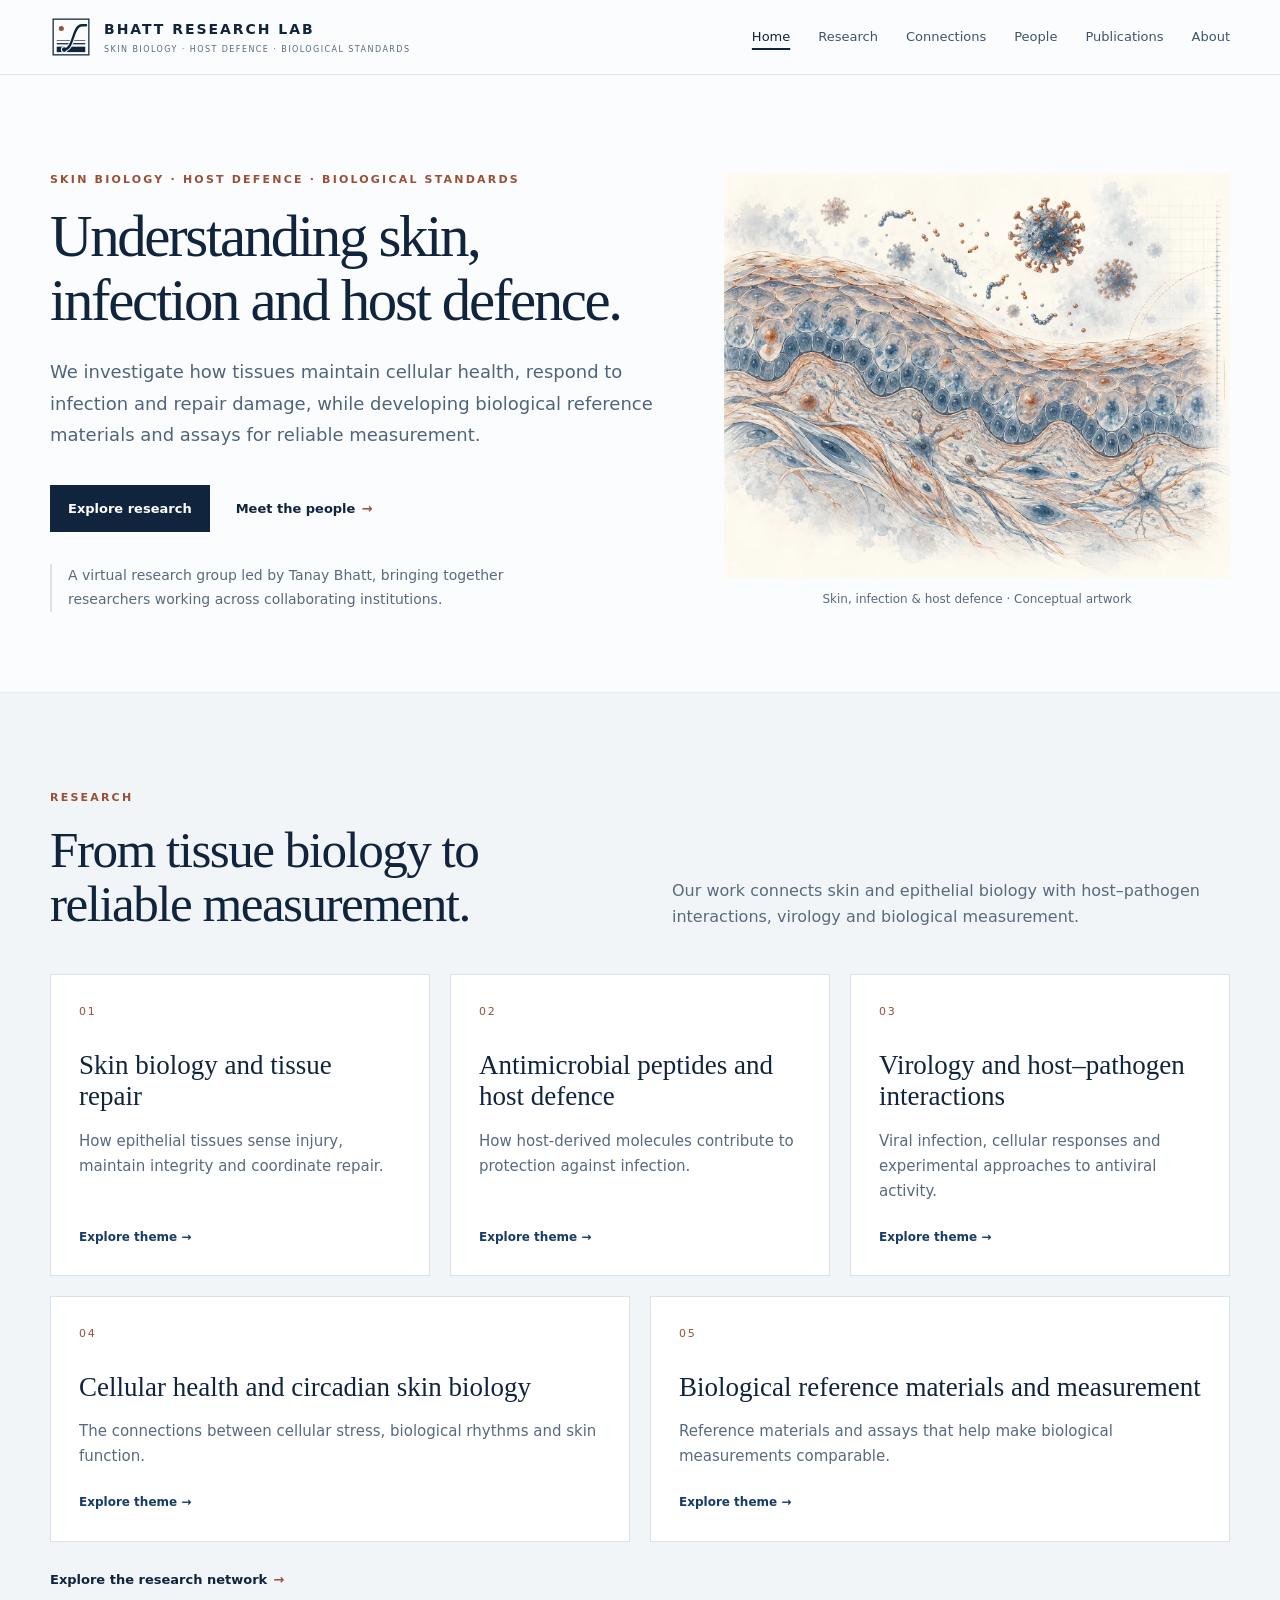
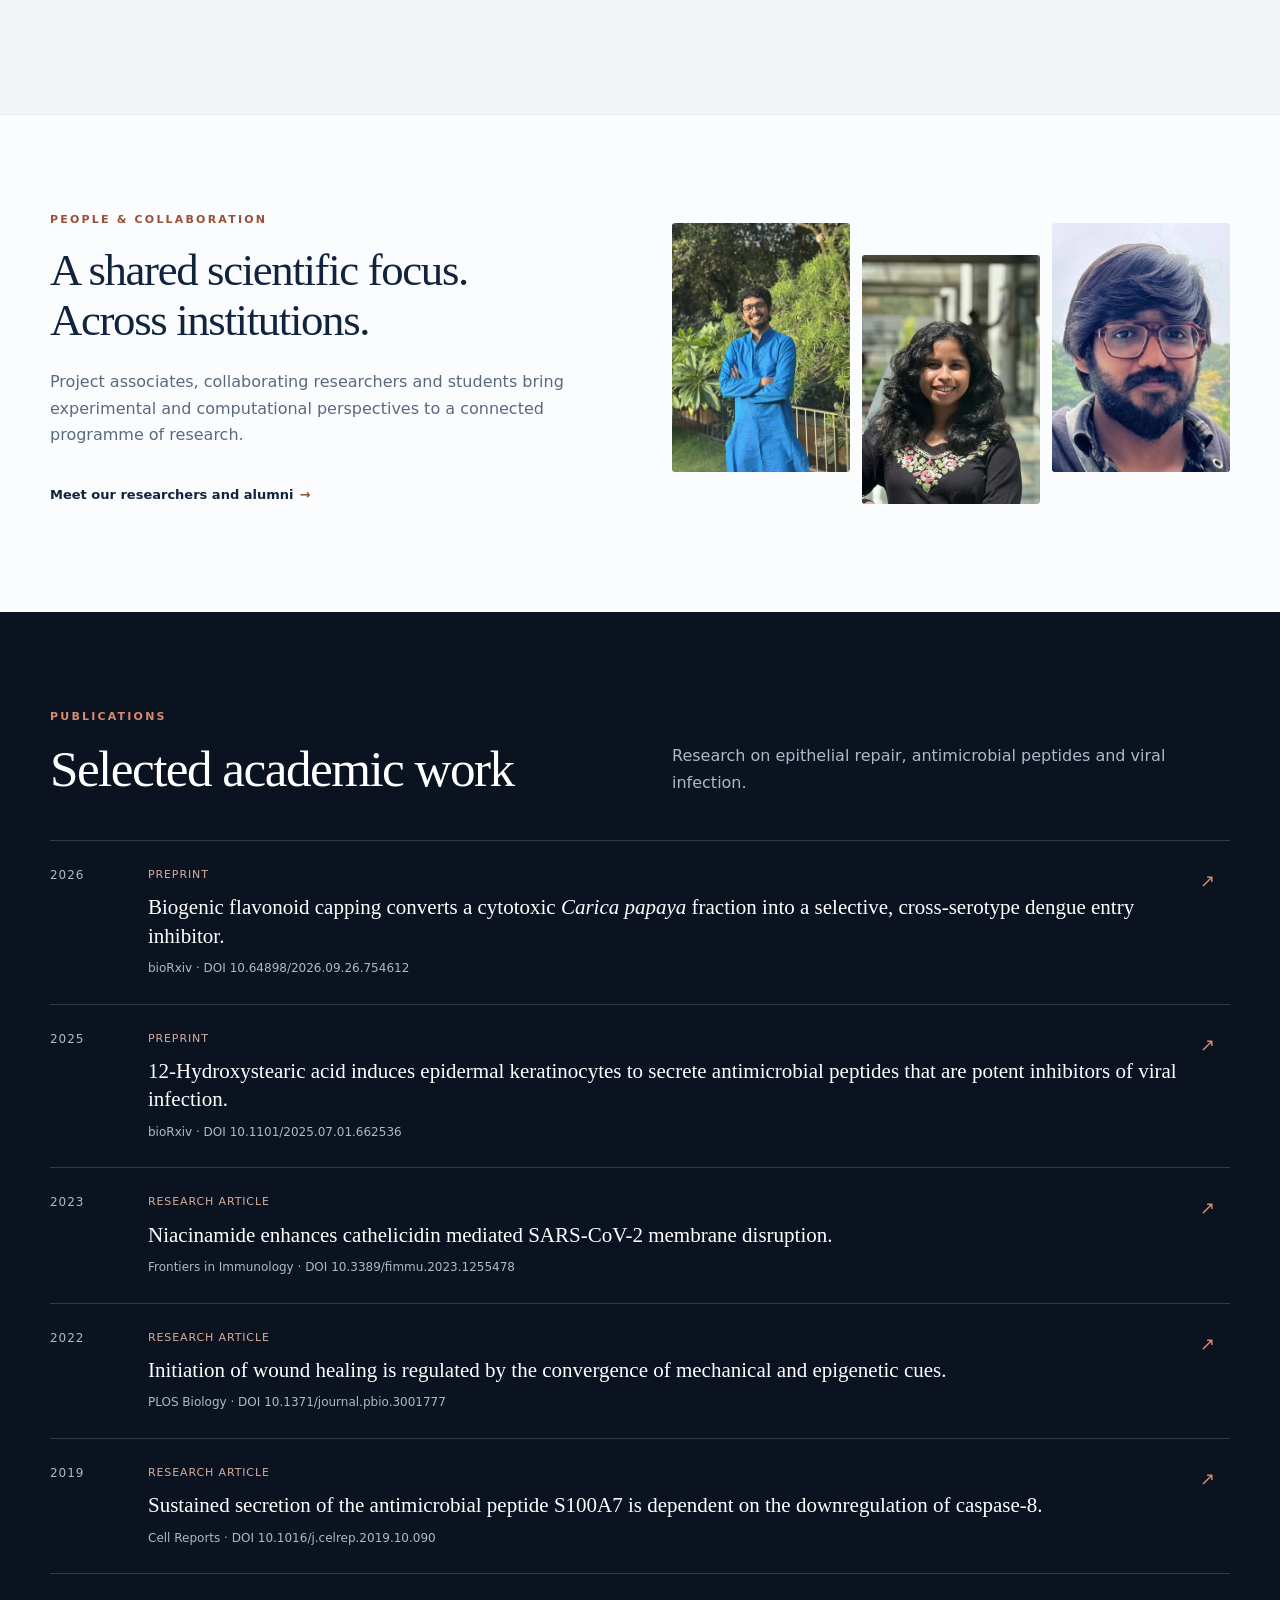
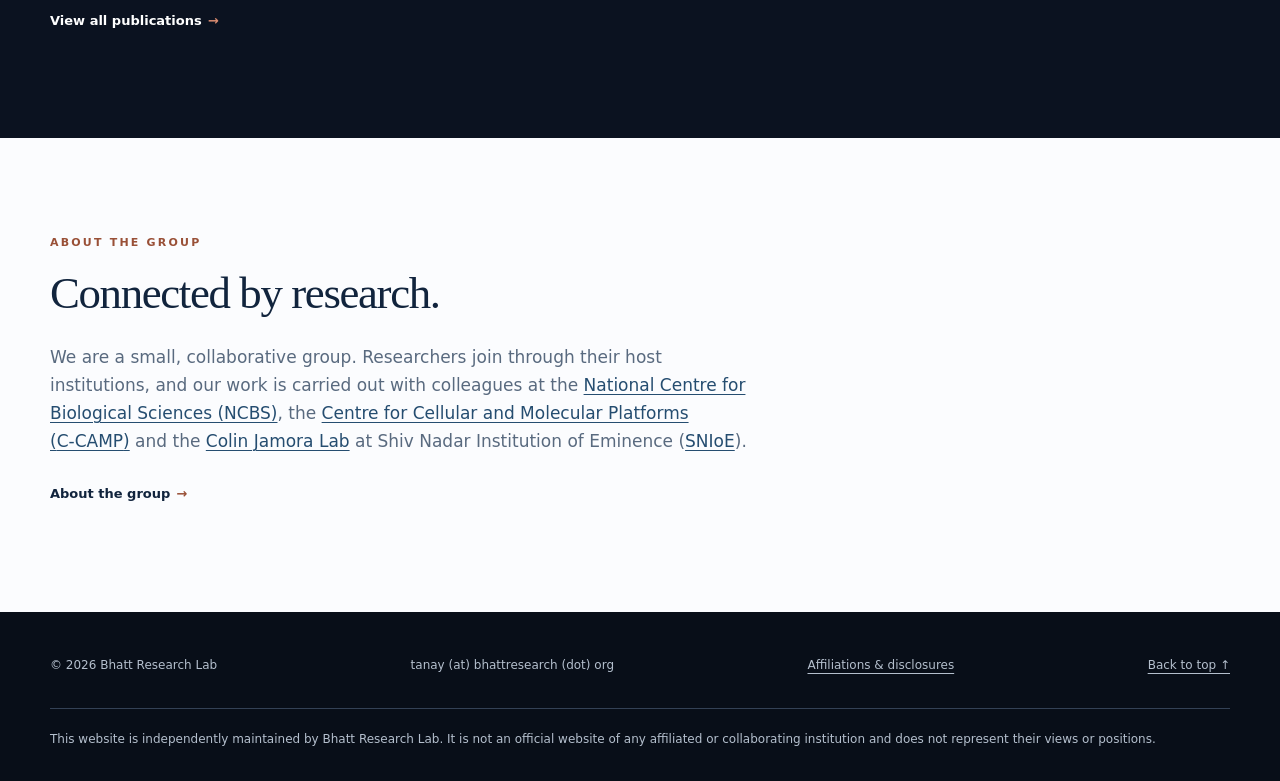
<file: index.html>
<!doctype html>
<html lang="en">
<head>
  <meta charset="utf-8">
  <meta name="viewport" content="width=device-width, initial-scale=1">
  <title>Bhatt Research Lab | Skin Biology, Host Defence &amp; Virology</title>
  <meta name="description" content="A virtual research group led by Tanay Bhatt studying skin biology, host defence, viral infection and biological reference standards across collaborating institutions.">
  <meta name="author" content="Tanay Bhatt">
  <meta name="google-site-verification" content="ByoJTeh3jbRWHztbOk932yagEXLeVEQwqx9iwH_nbgw">
  <meta name="theme-color" content="#11243d">
  <meta property="og:title" content="Bhatt Research Lab | Skin Biology, Host Defence &amp; Virology">
  <meta property="og:description" content="A virtual research group led by Tanay Bhatt studying skin biology, host defence, viral infection and biological reference standards across collaborating institutions.">
  <meta property="og:type" content="website">
  <meta property="og:image" content="https://bhattresearch.org/assets/og-image.jpg">
  <meta property="og:image:width" content="1200">
  <meta property="og:image:height" content="630">
  <meta name="twitter:card" content="summary_large_image">
  <meta property="og:url" content="https://bhattresearch.org/">
  <link rel="canonical" href="https://bhattresearch.org/">
  <link rel="icon" href="assets/logo-mark.svg" type="image/svg+xml">
  <link rel="stylesheet" href="styles.css">
  <script type="application/ld+json">{"@context": "https://schema.org", "@type": "WebSite", "name": "Bhatt Research Lab", "url": "https://bhattresearch.org/", "description": "A virtual research group led by Tanay Bhatt studying skin biology, host defence, viral infection and biological reference standards across collaborating institutions.", "alternateName": ["Tanay Bhatt Lab", "tanaybhattlab"]}</script>
  <script src="script.js" defer></script>
  <script type="module" src="https://static.cloudflareinsights.com/beacon.min.js" data-cf-beacon='{"token":"09368c3afff84da68a959ba5586ce6ea"}'></script>
</head>
<body>
  <a class="skip-link" href="#top">Skip to main content</a>
  <header class="site-header">
    <div class="container nav-wrap">
      <a class="brand" href="/" aria-label="Bhatt Research Lab home">
        <img class="brand-mark" src="assets/logo-mark.svg" alt="" width="42" height="42" decoding="async">
        <span><strong>BHATT RESEARCH LAB</strong><small>SKIN BIOLOGY · HOST DEFENCE · BIOLOGICAL STANDARDS</small></span>
      </a>
      <button class="menu-toggle" aria-label="Toggle navigation" aria-expanded="false" aria-controls="site-nav" hidden>Menu</button>
      <nav id="site-nav" class="site-nav" aria-label="Main navigation"><a href="/" aria-current="page">Home</a><a href="/research">Research</a><a href="/research-connections">Connections</a><a href="/people">People</a><a href="/publications">Publications</a><a href="/about">About</a></nav>
    </div>
  </header>
  <main id="top" tabindex="-1">
<section class="hero section"><div class="container hero-grid"><div class="hero-copy">
<p class="eyebrow">SKIN BIOLOGY · HOST DEFENCE · BIOLOGICAL STANDARDS</p>
<h1>Understanding skin, infection and host defence.</h1>
<p class="hero-lede">We investigate how tissues maintain cellular health, respond to infection and repair damage, while developing biological reference materials and assays for reliable measurement.</p>
<div class="hero-actions"><a class="button button-primary" href="/research">Explore research</a><a class="text-link" href="/people">Meet the people <span aria-hidden="true">→</span></a></div>
<p class="hero-context">A virtual research group led by Tanay Bhatt, bringing together researchers working across collaborating institutions.</p>
</div><figure class="hero-art"><img src="assets/skin-host-defense.webp" alt="Conceptual illustration of layered skin tissue, peptide-like molecules and virus-like particles" width="1402" height="1122" fetchpriority="high" decoding="async"><figcaption>Skin, infection &amp; host defence · Conceptual artwork</figcaption></figure></div></section>
<section class="section section-light" id="research"><div class="container"><div class="section-heading"><div><p class="eyebrow">RESEARCH</p><h2>From tissue biology to reliable measurement.</h2></div><p class="section-intro">Our work connects skin and epithelial biology with host–pathogen interactions, virology and biological measurement.</p></div><div class="theme-grid"><a class="theme-card" href="/research#skin-repair"><span class="card-number">01</span><h3>Skin biology and tissue repair</h3><p>How epithelial tissues sense injury, maintain integrity and coordinate repair.</p><span class="card-link">Explore theme <span aria-hidden="true">→</span></span></a><a class="theme-card" href="/research#host-defense"><span class="card-number">02</span><h3>Antimicrobial peptides and host defence</h3><p>How host-derived molecules contribute to protection against infection.</p><span class="card-link">Explore theme <span aria-hidden="true">→</span></span></a><a class="theme-card" href="/research#virology"><span class="card-number">03</span><h3>Virology and host–pathogen interactions</h3><p>Viral infection, cellular responses and experimental approaches to antiviral activity.</p><span class="card-link">Explore theme <span aria-hidden="true">→</span></span></a><a class="theme-card" href="/research#cellular-health"><span class="card-number">04</span><h3>Cellular health and circadian skin biology</h3><p>The connections between cellular stress, biological rhythms and skin function.</p><span class="card-link">Explore theme <span aria-hidden="true">→</span></span></a><a class="theme-card" href="/research#reference-standards"><span class="card-number">05</span><h3>Biological reference materials and measurement</h3><p>Reference materials and assays that help make biological measurements comparable.</p><span class="card-link">Explore theme <span aria-hidden="true">→</span></span></a></div><p class="research-network-link"><a class="text-link" href="/research-connections">Explore the research network <span aria-hidden="true">→</span></a></p></div></section>
<section class="section" id="people"><div class="container group-preview"><div><p class="eyebrow">PEOPLE &amp; COLLABORATION</p><h2>A shared scientific focus.<br>Across institutions.</h2><p class="section-intro">Project associates, collaborating researchers and students bring experimental and computational perspectives to a connected programme of research.</p><a class="text-link" href="/people">Meet our researchers and alumni <span aria-hidden="true">→</span></a></div><div class="portrait-strip" aria-hidden="true"><img src="assets/people/sarang-gajare.webp" alt="" width="300" height="360" loading="lazy"><img src="assets/people/sanyukta-bholay.webp" alt="" width="300" height="360" loading="lazy"><img src="assets/people/zidhan-subair-headshot.webp" alt="" width="300" height="360" loading="lazy"></div></div></section>
<section class="section section-dark" id="publications"><div class="container"><div class="section-heading light"><div><p class="eyebrow">PUBLICATIONS</p><h2>Selected academic work</h2></div><p class="section-intro">Research on epithelial repair, antimicrobial peptides and viral infection.</p></div><div class="publication-list"><a class="publication" id="paper-2026-dengue" href="https://www.biorxiv.org/content/10.64898/2026.09.26.754612v1"><span class="pub-year">2026</span><span><span class="pub-type">Preprint</span><strong>Biogenic flavonoid capping converts a cytotoxic <em>Carica papaya</em> fraction into a selective, cross-serotype dengue entry inhibitor.</strong><small>bioRxiv · DOI 10.64898/2026.09.26.754612</small></span><span class="arrow" aria-hidden="true">↗</span></a><a class="publication" id="paper-2025" href="https://doi.org/10.1101/2025.07.01.662536"><span class="pub-year">2025</span><span><span class="pub-type">Preprint</span><strong>12-Hydroxystearic acid induces epidermal keratinocytes to secrete antimicrobial peptides that are potent inhibitors of viral infection.</strong><small>bioRxiv · DOI 10.1101/2025.07.01.662536</small></span><span class="arrow" aria-hidden="true">↗</span></a><a class="publication" id="paper-2023" href="https://doi.org/10.3389/fimmu.2023.1255478"><span class="pub-year">2023</span><span><span class="pub-type">Research article</span><strong>Niacinamide enhances cathelicidin mediated <span class="nowrap">SARS-CoV-2</span> membrane disruption.</strong><small>Frontiers in Immunology · DOI 10.3389/fimmu.2023.1255478</small></span><span class="arrow" aria-hidden="true">↗</span></a><a class="publication" id="paper-2022" href="https://doi.org/10.1371/journal.pbio.3001777"><span class="pub-year">2022</span><span><span class="pub-type">Research article</span><strong>Initiation of wound healing is regulated by the convergence of mechanical and epigenetic cues.</strong><small>PLOS Biology · DOI 10.1371/journal.pbio.3001777</small></span><span class="arrow" aria-hidden="true">↗</span></a><a class="publication" id="paper-2019" href="https://doi.org/10.1016/j.celrep.2019.10.090"><span class="pub-year">2019</span><span><span class="pub-type">Research article</span><strong>Sustained secretion of the antimicrobial peptide S100A7 is dependent on the downregulation of caspase-8.</strong><small>Cell Reports · DOI 10.1016/j.celrep.2019.10.090</small></span><span class="arrow" aria-hidden="true">↗</span></a></div><a class="text-link light-link" href="/publications">View all publications <span aria-hidden="true">→</span></a></div></section>
<section class="section about-preview" id="contact"><div class="container"><p class="eyebrow">ABOUT THE GROUP</p><h2>Connected by research.</h2><p>We are a small, collaborative group. Researchers join through their host institutions, and our work is carried out with colleagues at the <a class="institution-link" href="https://www.ncbs.res.in/">National Centre for Biological Sciences (NCBS)</a>, the <a class="institution-link" href="https://ccamp.res.in/">Centre for Cellular and Molecular Platforms (<span class="nowrap">C-CAMP</span>)</a> and the <a class="institution-link" href="https://jamoralab.weebly.com/">Colin Jamora Lab</a> at Shiv Nadar Institution of Eminence (<a class="institution-link" href="https://snu.edu.in/faculty/colin-jamora/">SNIoE</a>).</p><a class="text-link" href="/about">About the group <span aria-hidden="true">→</span></a></div></section>
</main>
  <footer class="site-footer">
    <div class="container">
      <div class="footer-wrap"><span>© <span id="year">2026</span> Bhatt Research Lab</span><span class="footer-email">tanay (at) bhattresearch (dot) org</span><a href="/about#affiliations">Affiliations &amp; disclosures</a><a href="#top">Back to top ↑</a></div>
      <p class="footer-disclaimer">This website is independently maintained by Bhatt Research Lab. It is not an official website of any affiliated or collaborating institution and does not represent their views or positions.</p>
    </div>
  </footer>
</body>
</html>
</file>
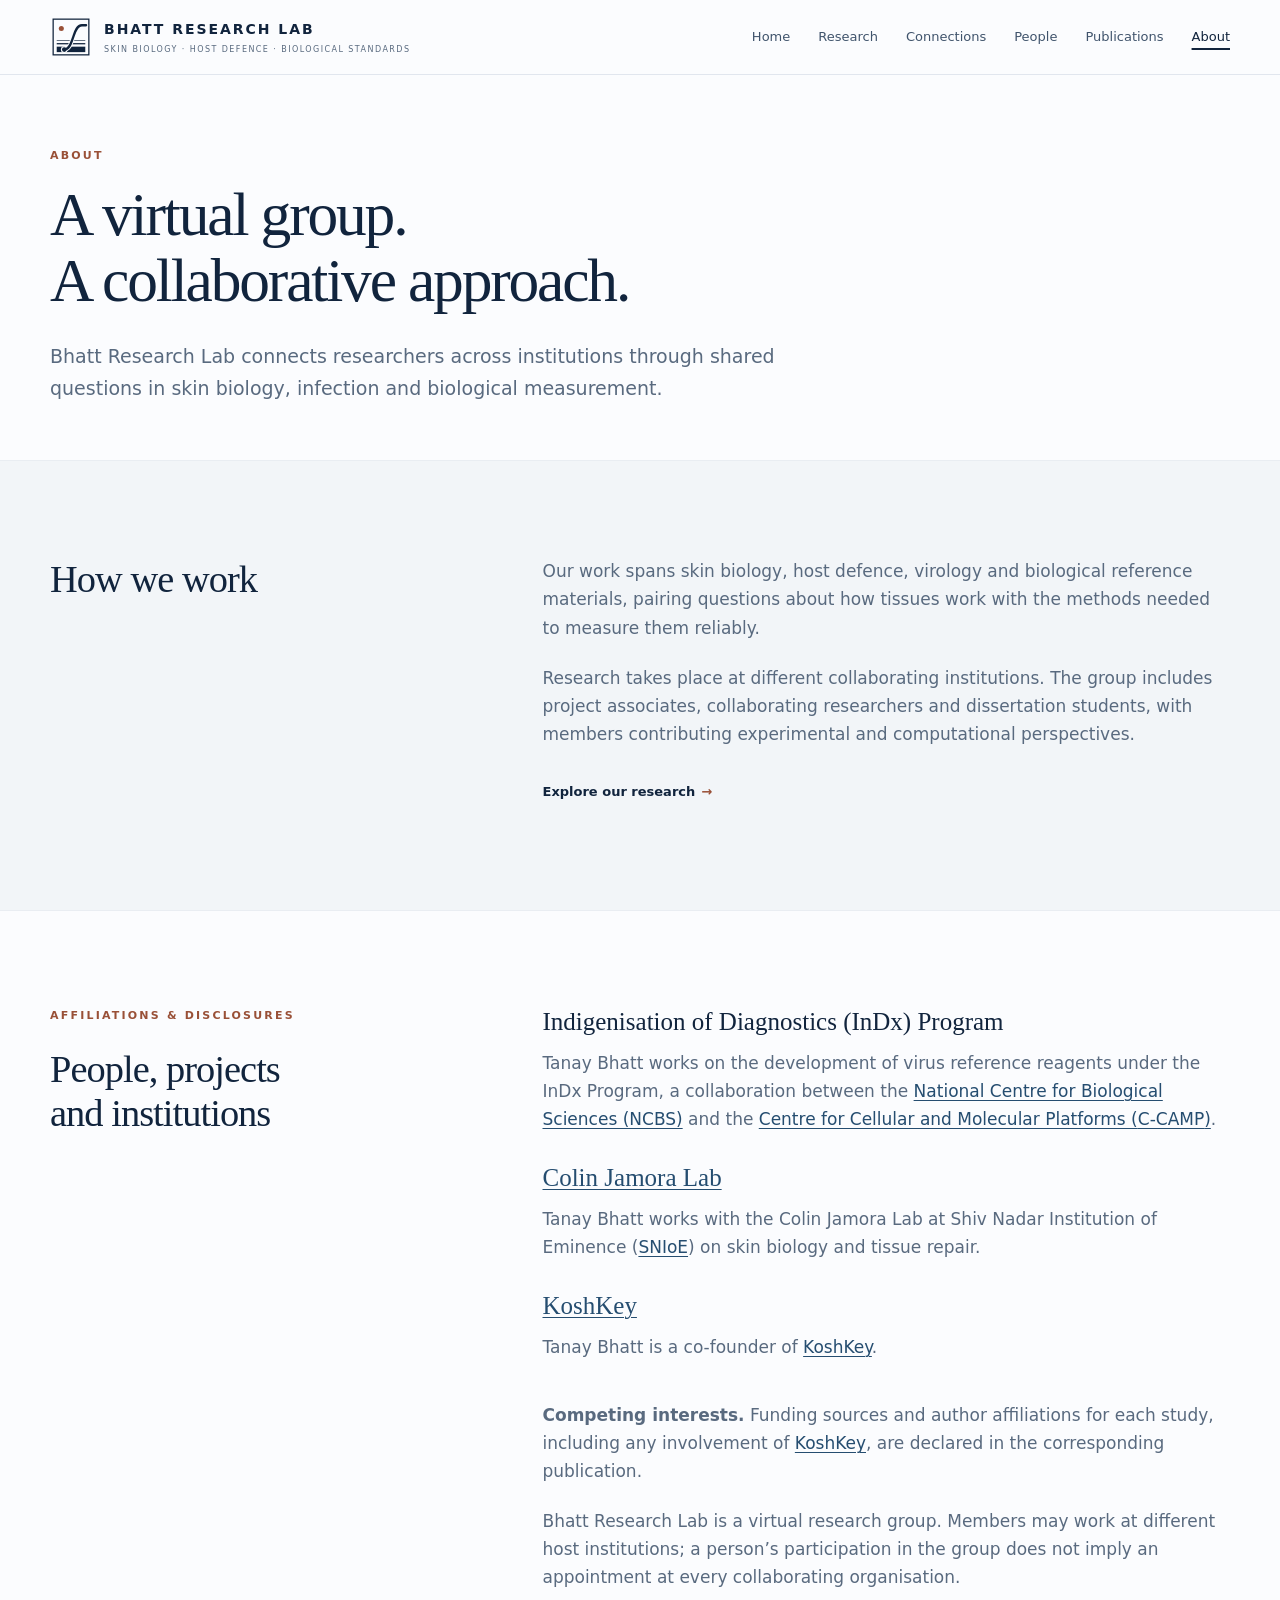
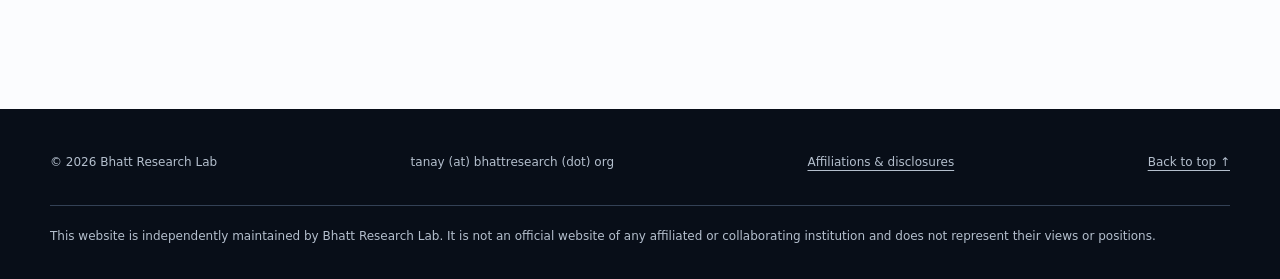
<file: about.html>
<!doctype html>
<html lang="en">
<head>
  <meta charset="utf-8">
  <meta name="viewport" content="width=device-width, initial-scale=1">
  <title>About &amp; Affiliations | Bhatt Research Lab</title>
  <meta name="description" content="How Bhatt Research Lab works as a virtual research group, working with NCBS, C-CAMP and the Colin Jamora Lab, with affiliations and competing interests.">
  <meta name="author" content="Tanay Bhatt">
  <meta name="theme-color" content="#11243d">
  <meta property="og:title" content="About &amp; Affiliations | Bhatt Research Lab">
  <meta property="og:description" content="How Bhatt Research Lab works as a virtual research group, working with NCBS, C-CAMP and the Colin Jamora Lab, with affiliations and competing interests.">
  <meta property="og:type" content="website">
  <meta property="og:image" content="https://bhattresearch.org/assets/og-image.jpg">
  <meta property="og:image:width" content="1200">
  <meta property="og:image:height" content="630">
  <meta name="twitter:card" content="summary_large_image">
  <meta property="og:url" content="https://bhattresearch.org/about">
  <link rel="canonical" href="https://bhattresearch.org/about">
  <link rel="icon" href="assets/logo-mark.svg" type="image/svg+xml">
  <link rel="stylesheet" href="styles.css">
  <script type="application/ld+json">{"@context": "https://schema.org", "@type": "WebSite", "name": "Bhatt Research Lab", "url": "https://bhattresearch.org/", "description": "How Bhatt Research Lab works as a virtual research group, working with NCBS, C-CAMP and the Colin Jamora Lab, with affiliations and competing interests."}</script>
  <script src="script.js" defer></script>
  <script type="module" src="https://static.cloudflareinsights.com/beacon.min.js" data-cf-beacon='{"token":"09368c3afff84da68a959ba5586ce6ea"}'></script>
</head>
<body>
  <a class="skip-link" href="#top">Skip to main content</a>
  <header class="site-header">
    <div class="container nav-wrap">
      <a class="brand" href="/" aria-label="Bhatt Research Lab home">
        <img class="brand-mark" src="assets/logo-mark.svg" alt="" width="42" height="42" decoding="async">
        <span><strong>BHATT RESEARCH LAB</strong><small>SKIN BIOLOGY · HOST DEFENCE · BIOLOGICAL STANDARDS</small></span>
      </a>
      <button class="menu-toggle" aria-label="Toggle navigation" aria-expanded="false" aria-controls="site-nav" hidden>Menu</button>
      <nav id="site-nav" class="site-nav" aria-label="Main navigation"><a href="/">Home</a><a href="/research">Research</a><a href="/research-connections">Connections</a><a href="/people">People</a><a href="/publications">Publications</a><a href="/about" aria-current="page">About</a></nav>
    </div>
  </header>
  <main id="top" tabindex="-1"><section class="page-intro section"><div class="container"><p class="eyebrow">ABOUT</p><h1>A virtual group.<br>A collaborative approach.</h1><p class="page-lede">Bhatt Research Lab connects researchers across institutions through shared questions in skin biology, infection and biological measurement.</p></div></section>
<section class="section section-light"><div class="container editorial-grid"><h2>How we work</h2><div><p>Our work spans skin biology, host defence, virology and biological reference materials, pairing questions about how tissues work with the methods needed to measure them reliably.</p><p>Research takes place at different collaborating institutions. The group includes project associates, collaborating researchers and dissertation students, with members contributing experimental and computational perspectives.</p><a class="text-link" href="/research">Explore our research <span aria-hidden="true">→</span></a></div></div></section>
<section class="section" id="affiliations"><div class="container editorial-grid"><div><p class="eyebrow">AFFILIATIONS &amp; DISCLOSURES</p><h2>People, projects<br>and institutions</h2></div><div><ul class="affiliation-list"><li><h3>Indigenisation of Diagnostics (InDx) Program</h3><p>Tanay Bhatt works on the development of virus reference reagents under the InDx Program, a collaboration between the <a class="institution-link" href="https://www.ncbs.res.in/">National Centre for Biological Sciences (NCBS)</a> and the <a class="institution-link" href="https://ccamp.res.in/">Centre for Cellular and Molecular Platforms (<span class="nowrap">C-CAMP</span>)</a>.</p></li><li><h3><a class="institution-link" href="https://jamoralab.weebly.com/">Colin Jamora Lab</a></h3><p>Tanay Bhatt works with the Colin Jamora Lab at Shiv Nadar Institution of Eminence (<a class="institution-link" href="https://snu.edu.in/faculty/colin-jamora/">SNIoE</a>) on skin biology and tissue repair.</p></li><li><h3><a class="institution-link" href="https://koshkey.com/">KoshKey</a></h3><p>Tanay Bhatt is a co-founder of <a class="institution-link" href="https://koshkey.com/">KoshKey</a>.</p></li></ul><p><strong>Competing interests.</strong> Funding sources and author affiliations for each study, including any involvement of <a class="institution-link" href="https://koshkey.com/">KoshKey</a>, are declared in the corresponding publication.</p><p>Bhatt Research Lab is a virtual research group. Members may work at different host institutions; a person’s participation in the group does not imply an appointment at every collaborating organisation.</p></div></div></section></main>
  <footer class="site-footer">
    <div class="container">
      <div class="footer-wrap"><span>© <span id="year">2026</span> Bhatt Research Lab</span><span class="footer-email">tanay (at) bhattresearch (dot) org</span><a href="/about#affiliations">Affiliations &amp; disclosures</a><a href="#top">Back to top ↑</a></div>
      <p class="footer-disclaimer">This website is independently maintained by Bhatt Research Lab. It is not an official website of any affiliated or collaborating institution and does not represent their views or positions.</p>
    </div>
  </footer>
</body>
</html>
</file>
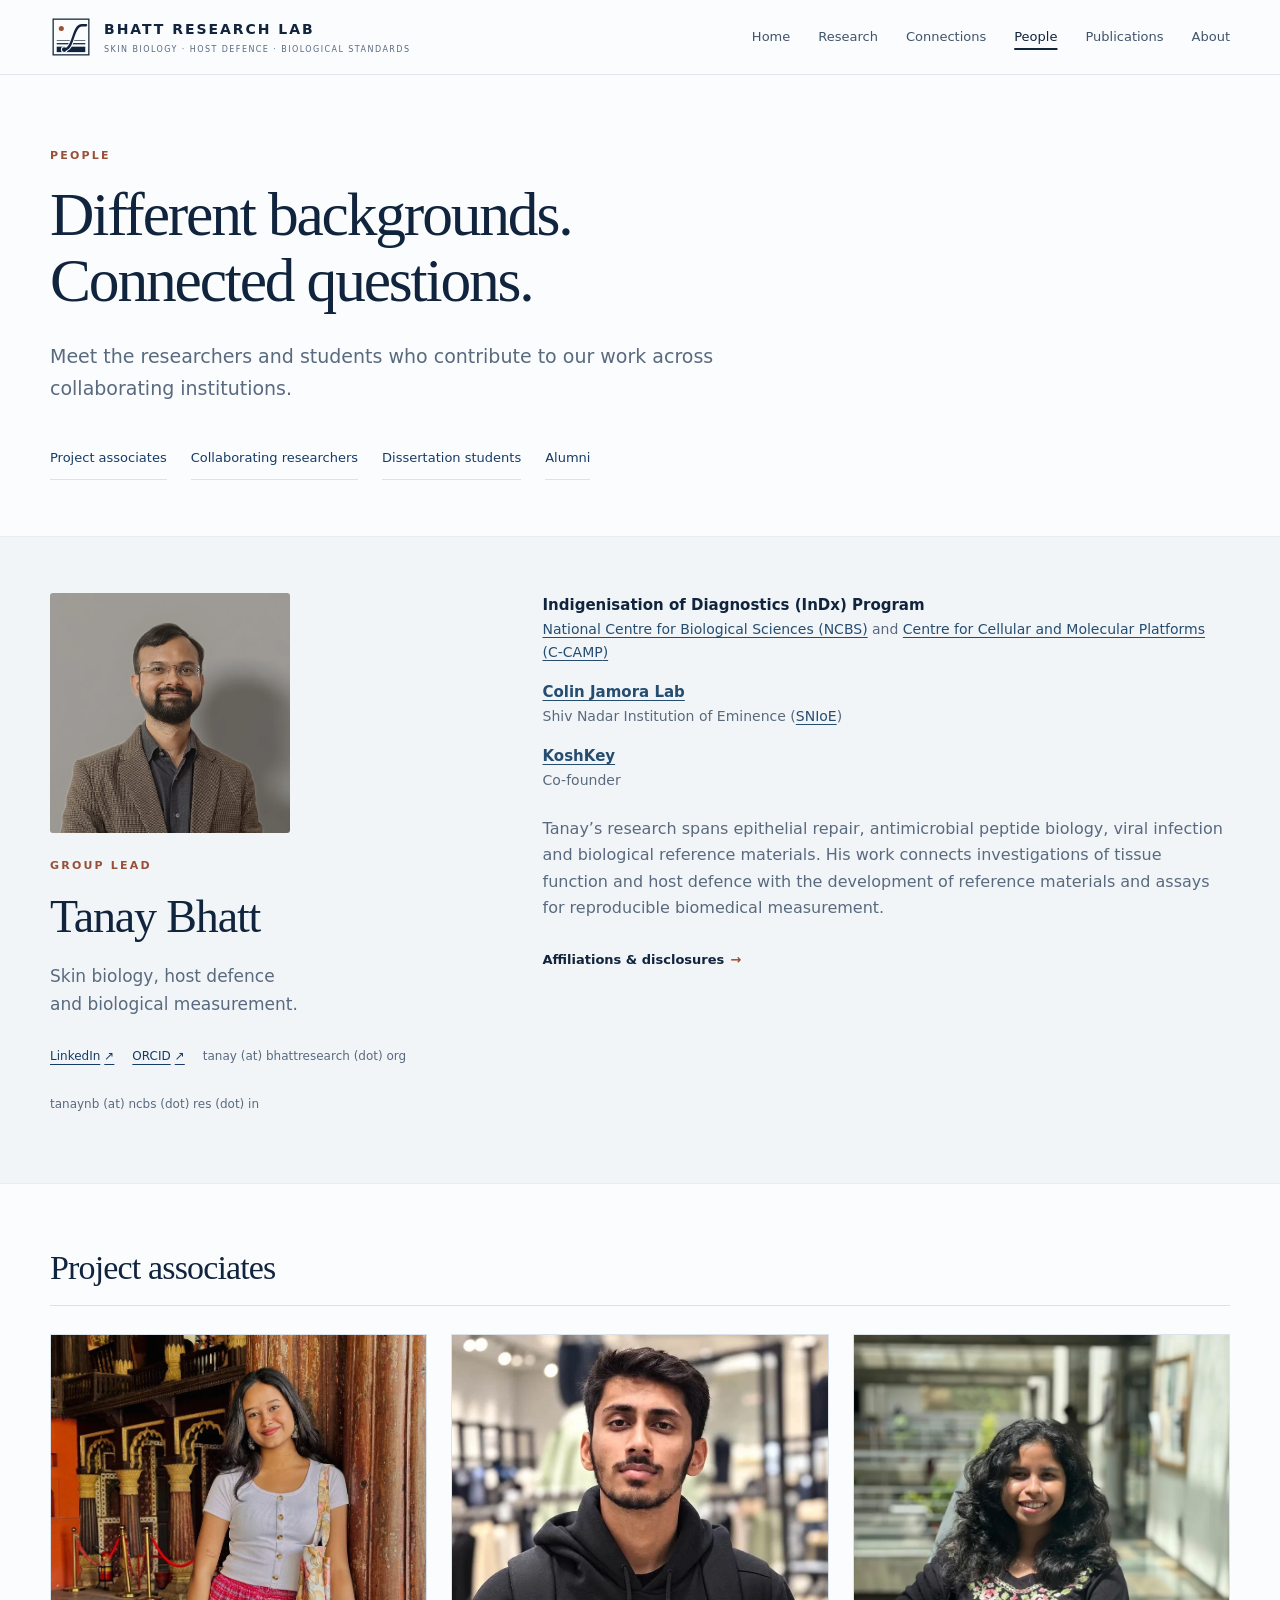
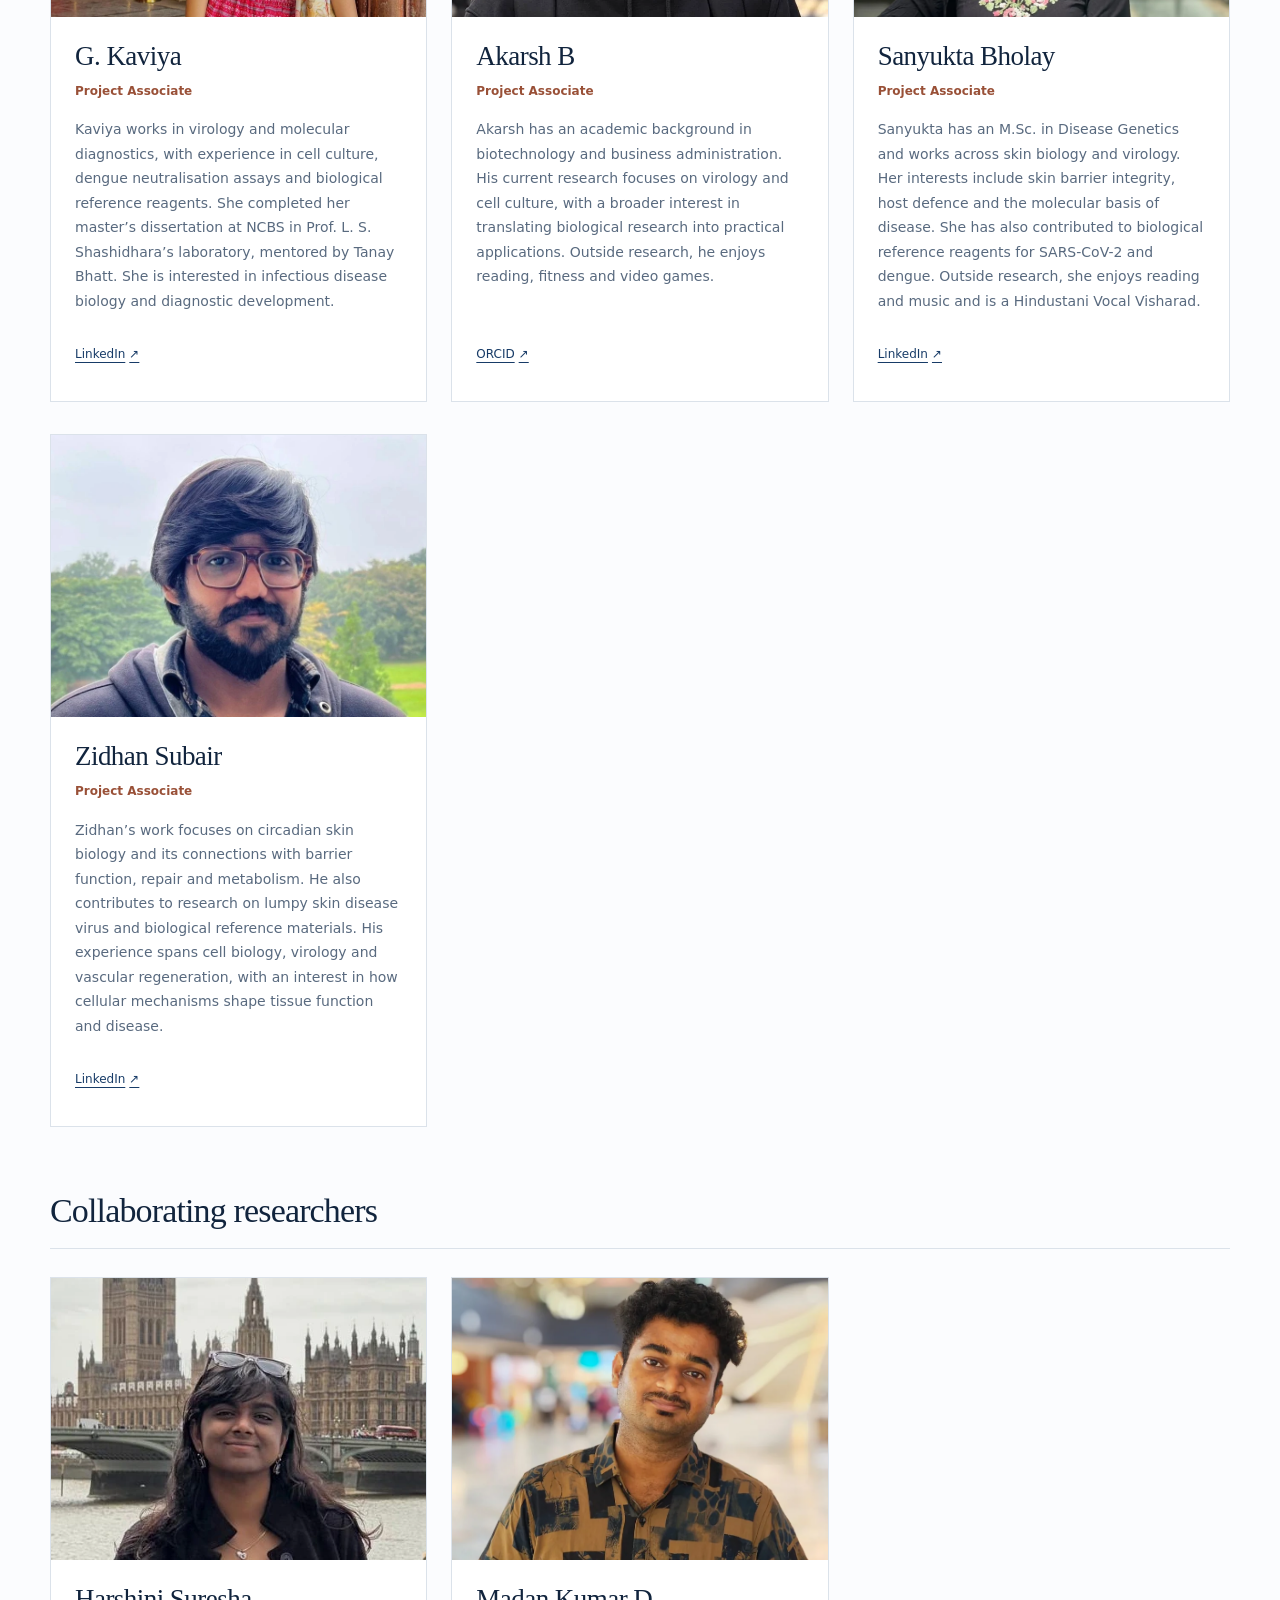
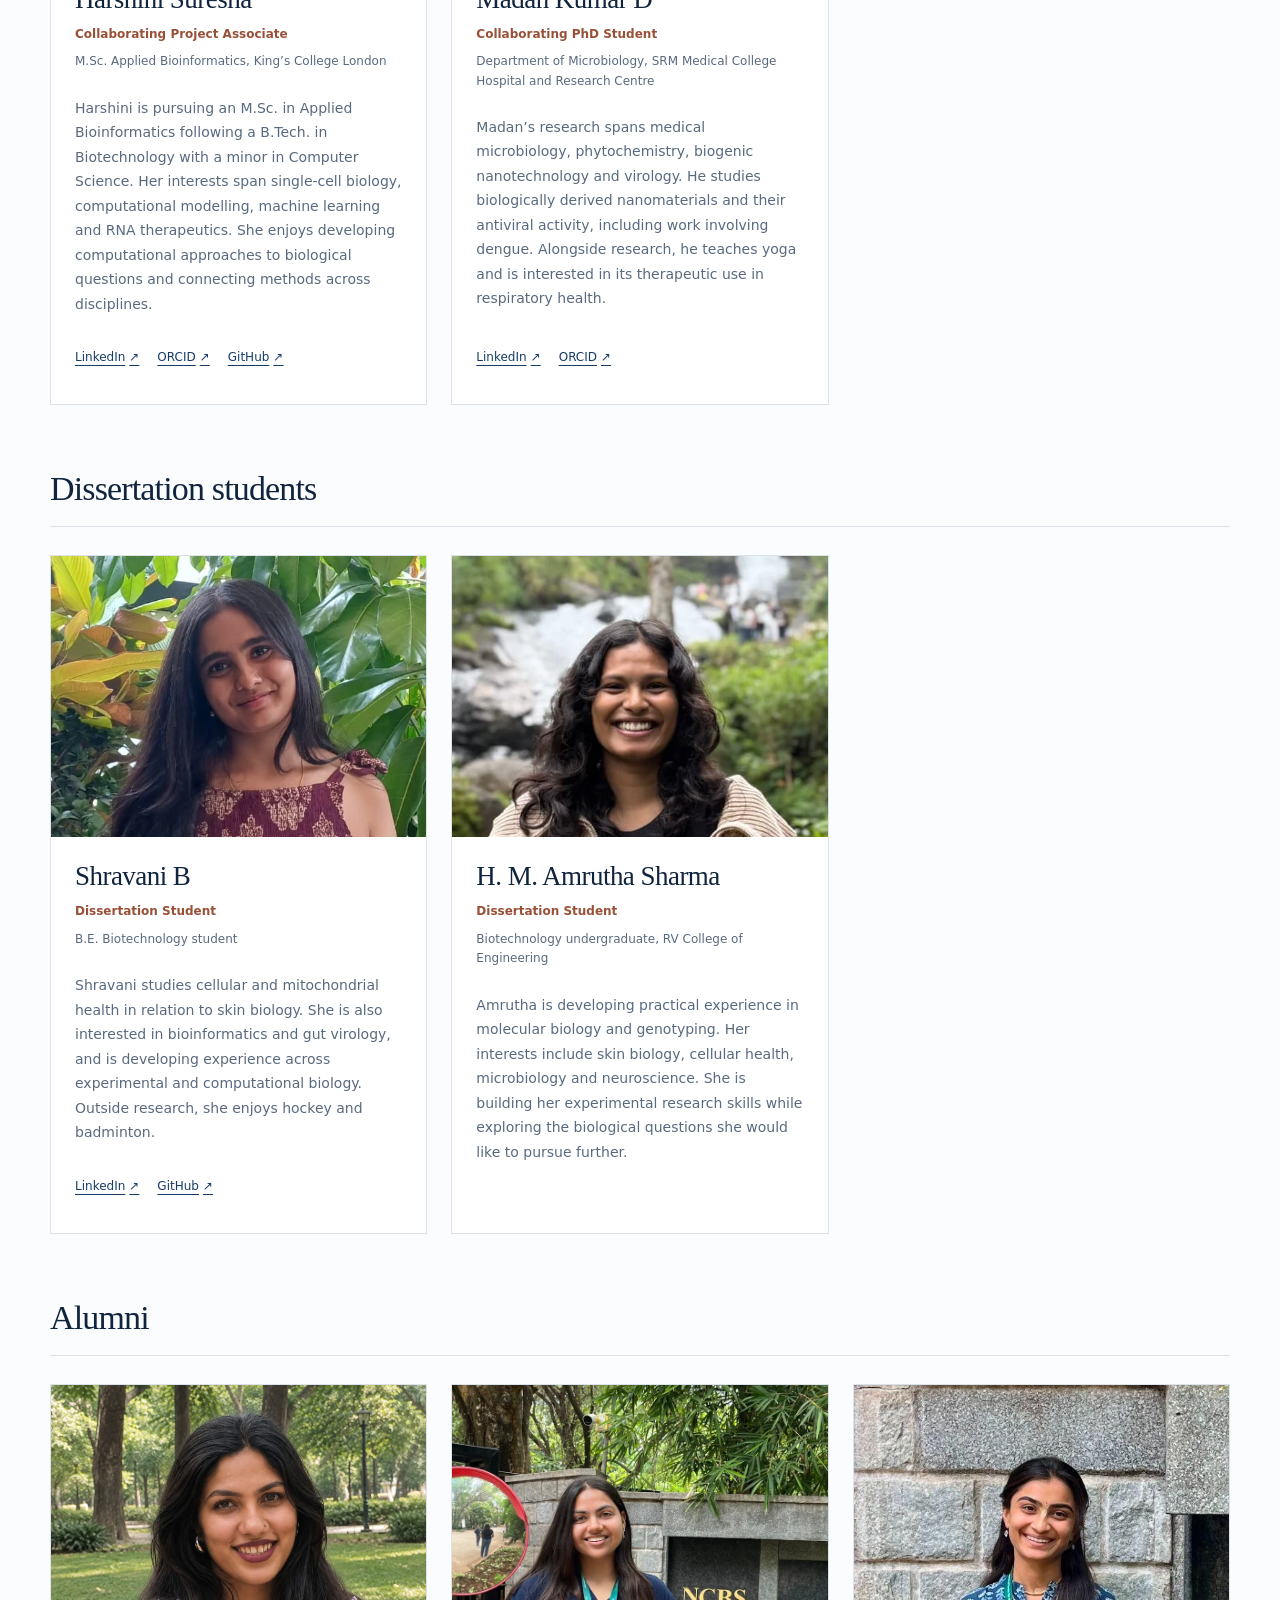
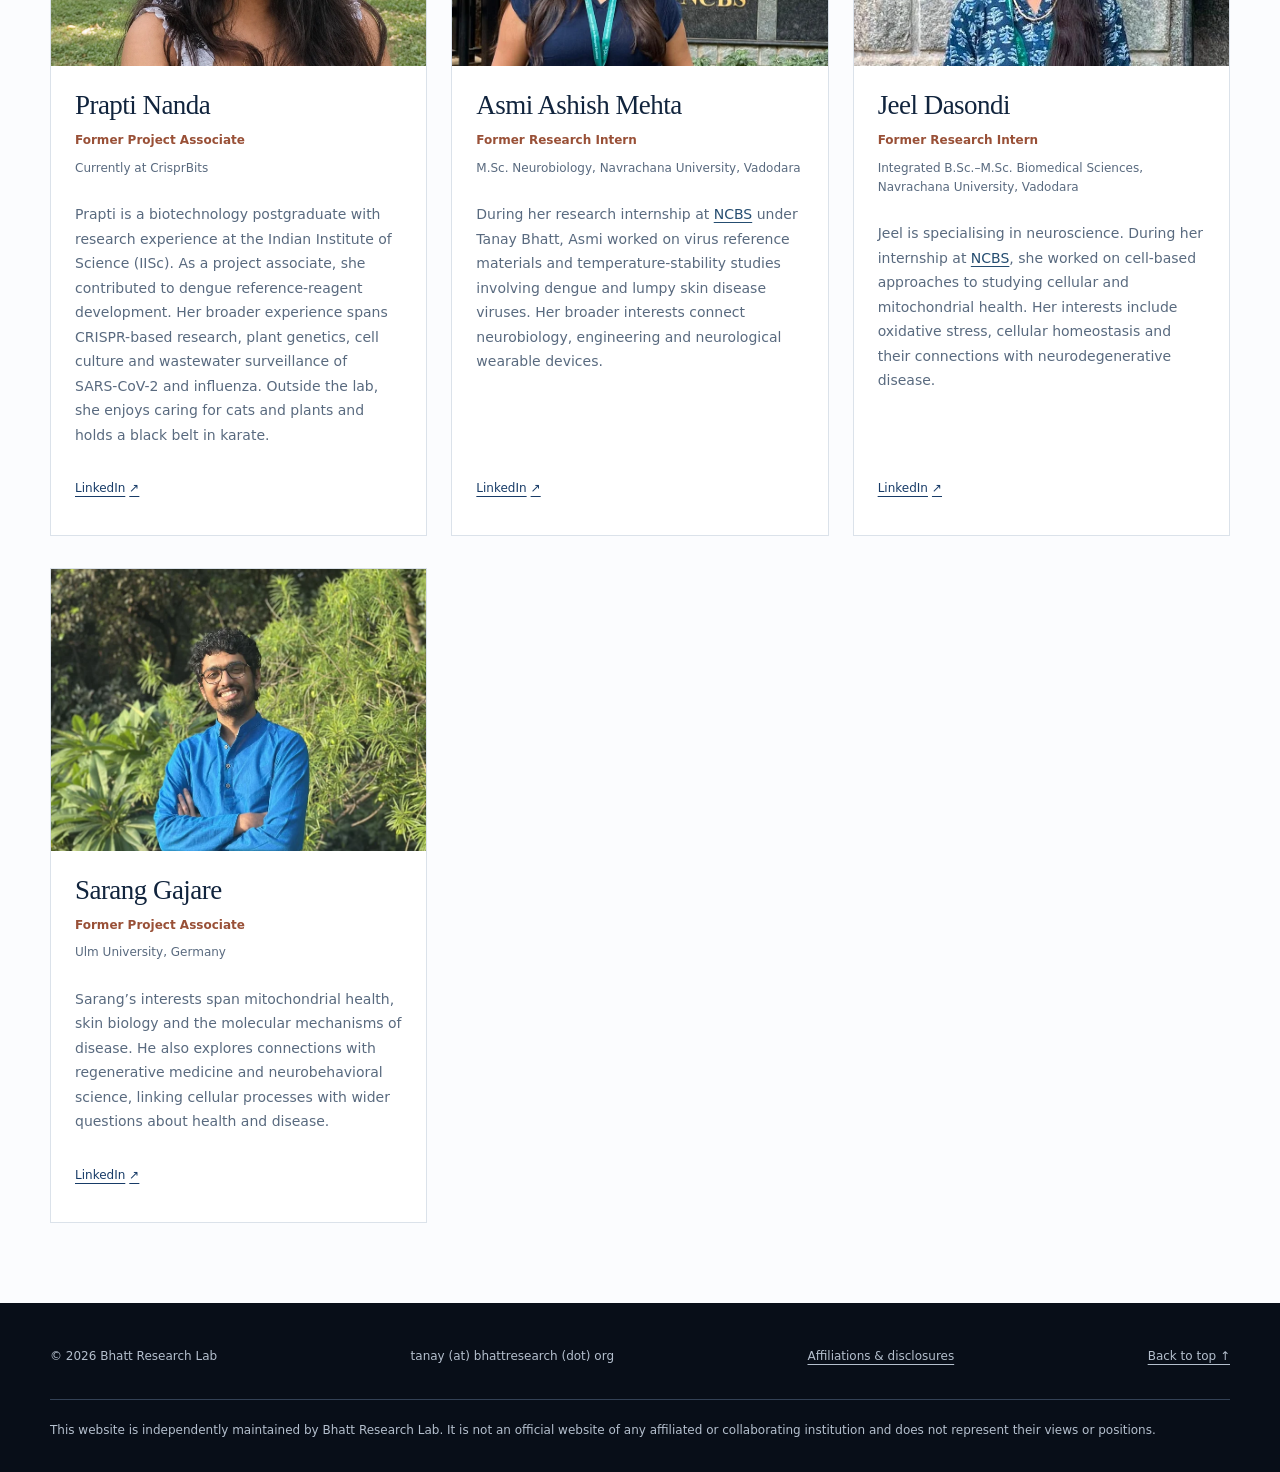
<file: people.html>
<!doctype html>
<html lang="en">
<head>
  <meta charset="utf-8">
  <meta name="viewport" content="width=device-width, initial-scale=1">
  <title>People | Bhatt Research Lab</title>
  <meta name="description" content="Meet Tanay Bhatt, project associates, collaborating researchers, dissertation students and alumni across the Bhatt Research Lab network.">
  <meta name="author" content="Tanay Bhatt">
  <meta name="theme-color" content="#11243d">
  <meta property="og:title" content="People | Bhatt Research Lab">
  <meta property="og:description" content="Meet Tanay Bhatt, project associates, collaborating researchers, dissertation students and alumni across the Bhatt Research Lab network.">
  <meta property="og:type" content="website">
  <meta property="og:image" content="https://bhattresearch.org/assets/og-image.jpg">
  <meta property="og:image:width" content="1200">
  <meta property="og:image:height" content="630">
  <meta name="twitter:card" content="summary_large_image">
  <meta property="og:url" content="https://bhattresearch.org/people">
  <link rel="canonical" href="https://bhattresearch.org/people">
  <link rel="icon" href="assets/logo-mark.svg" type="image/svg+xml">
  <link rel="stylesheet" href="styles.css">
  <script type="application/ld+json">{"@context": "https://schema.org", "@type": "WebSite", "name": "Bhatt Research Lab", "url": "https://bhattresearch.org/", "description": "Meet Tanay Bhatt, project associates, collaborating researchers, dissertation students and alumni across the Bhatt Research Lab network."}</script>
  <script src="script.js" defer></script>
  <script type="module" src="https://static.cloudflareinsights.com/beacon.min.js" data-cf-beacon='{"token":"09368c3afff84da68a959ba5586ce6ea"}'></script>
</head>
<body>
  <a class="skip-link" href="#top">Skip to main content</a>
  <header class="site-header">
    <div class="container nav-wrap">
      <a class="brand" href="/" aria-label="Bhatt Research Lab home">
        <img class="brand-mark" src="assets/logo-mark.svg" alt="" width="42" height="42" decoding="async">
        <span><strong>BHATT RESEARCH LAB</strong><small>SKIN BIOLOGY · HOST DEFENCE · BIOLOGICAL STANDARDS</small></span>
      </a>
      <button class="menu-toggle" aria-label="Toggle navigation" aria-expanded="false" aria-controls="site-nav" hidden>Menu</button>
      <nav id="site-nav" class="site-nav" aria-label="Main navigation"><a href="/">Home</a><a href="/research">Research</a><a href="/research-connections">Connections</a><a href="/people" aria-current="page">People</a><a href="/publications">Publications</a><a href="/about">About</a></nav>
    </div>
  </header>
  <main id="top" tabindex="-1"><section class="page-intro section"><div class="container"><p class="eyebrow">PEOPLE</p><h1>Different backgrounds.<br>Connected questions.</h1><p class="page-lede">Meet the researchers and students who contribute to our work across collaborating institutions.</p><nav class="section-links" aria-label="People groups"><a href="#project-associates">Project associates</a><a href="#collaborating-researchers">Collaborating researchers</a><a href="#dissertation-students">Dissertation students</a><a href="#alumni">Alumni</a></nav></div></section><section class="section-light pi-section"><div class="container"><article class="pi-profile" id="tanay-bhatt"><div><img class="pi-photo" src="assets/people/tanay-bhatt.webp" alt="Tanay Bhatt" width="700" height="700" decoding="async"><p class="eyebrow">GROUP LEAD</p><h2>Tanay Bhatt</h2><p class="pi-summary">Skin biology, host defence<br>and biological measurement.</p><ul class="profile-links"><li><a href="https://www.linkedin.com/in/tanay-bhatt/" aria-label="Tanay Bhatt on LinkedIn">LinkedIn <span aria-hidden="true">↗</span></a></li><li><a href="https://orcid.org/0000-0001-9961-8051" aria-label="Tanay Bhatt on ORCID">ORCID <span aria-hidden="true">↗</span></a></li><li><span class="profile-email">tanay (at) bhattresearch (dot) org</span></li><li><span class="profile-email">tanaynb (at) ncbs (dot) res (dot) in</span></li></ul></div><div><ul class="role-list"><li><strong>Indigenisation of Diagnostics (InDx) Program</strong><span><a class="institution-link" href="https://www.ncbs.res.in/">National Centre for Biological Sciences (NCBS)</a> and <a class="institution-link" href="https://ccamp.res.in/">Centre for Cellular and Molecular Platforms (<span class="nowrap">C-CAMP</span>)</a></span></li><li><strong><a class="institution-link" href="https://jamoralab.weebly.com/">Colin Jamora Lab</a></strong><span>Shiv Nadar Institution of Eminence (<a class="institution-link" href="https://snu.edu.in/faculty/colin-jamora/">SNIoE</a>)</span></li><li><strong><a class="institution-link" href="https://koshkey.com/">KoshKey</a></strong><span>Co-founder</span></li></ul><p>Tanay’s research spans epithelial repair, antimicrobial peptide biology, viral infection and biological reference materials. His work connects investigations of tissue function and host defence with the development of reference materials and assays for reproducible biomedical measurement.</p><a class="text-link" href="/about#affiliations">Affiliations &amp; disclosures <span aria-hidden="true">→</span></a></div></article></div></section><div class="container people-sections"><section class="people-group" id="project-associates"><div class="group-heading"><h2>Project associates</h2></div><div class="profile-grid"><article class="profile" id="kaviya"><div class="profile-photo"><img src="assets/people/kaviya.webp" alt="G. Kaviya" width="600" height="450" loading="lazy" decoding="async" class="photo-kaviya"></div><div class="profile-copy"><h3>G. Kaviya</h3><p class="profile-role">Project Associate</p><p class="profile-bio">Kaviya works in virology and molecular diagnostics, with experience in cell culture, dengue neutralisation assays and biological reference reagents. She completed her master’s dissertation at NCBS in Prof. L. S. Shashidhara’s laboratory, mentored by Tanay Bhatt. She is interested in infectious disease biology and diagnostic development.</p><ul class="profile-links"><li><a href="https://www.linkedin.com/in/kaviya-ganesan-4423a2315/" aria-label="G. Kaviya on LinkedIn">LinkedIn <span aria-hidden="true">↗</span></a></li></ul></div></article><article class="profile" id="akarsh"><div class="profile-photo"><img src="assets/people/akarsh.webp" alt="Akarsh B" width="600" height="450" loading="lazy" decoding="async" class="photo-akarsh"></div><div class="profile-copy"><h3>Akarsh B</h3><p class="profile-role">Project Associate</p><p class="profile-bio">Akarsh has an academic background in biotechnology and business administration. His current research focuses on virology and cell culture, with a broader interest in translating biological research into practical applications. Outside research, he enjoys reading, fitness and video games.</p><ul class="profile-links"><li><a href="https://orcid.org/0009-0008-5977-7857" aria-label="Akarsh B on ORCID">ORCID <span aria-hidden="true">↗</span></a></li></ul></div></article><article class="profile" id="sanyukta-bholay"><div class="profile-photo"><img src="assets/people/sanyukta-bholay.webp" alt="Sanyukta Bholay" width="600" height="450" loading="lazy" decoding="async" class="photo-sanyukta-bholay"></div><div class="profile-copy"><h3>Sanyukta Bholay</h3><p class="profile-role">Project Associate</p><p class="profile-bio">Sanyukta has an M.Sc. in Disease Genetics and works across skin biology and virology. Her interests include skin barrier integrity, host defence and the molecular basis of disease. She has also contributed to biological reference reagents for <span class="nowrap">SARS-CoV-2</span> and dengue. Outside research, she enjoys reading and music and is a Hindustani Vocal Visharad.</p><ul class="profile-links"><li><a href="https://in.linkedin.com/in/sanyukta-bholay-910076219" aria-label="Sanyukta Bholay on LinkedIn">LinkedIn <span aria-hidden="true">↗</span></a></li></ul></div></article><article class="profile" id="zidhan-subair"><div class="profile-photo"><img src="assets/people/zidhan-subair-headshot.webp" alt="Zidhan Subair" width="600" height="450" loading="lazy" decoding="async" class="photo-zidhan-subair"></div><div class="profile-copy"><h3>Zidhan Subair</h3><p class="profile-role">Project Associate</p><p class="profile-bio">Zidhan’s work focuses on circadian skin biology and its connections with barrier function, repair and metabolism. He also contributes to research on lumpy skin disease virus and biological reference materials. His experience spans cell biology, virology and vascular regeneration, with an interest in how cellular mechanisms shape tissue function and disease.</p><ul class="profile-links"><li><a href="https://www.linkedin.com/in/zidhan-subair" aria-label="Zidhan Subair on LinkedIn">LinkedIn <span aria-hidden="true">↗</span></a></li></ul></div></article></div></section><section class="people-group" id="collaborating-researchers"><div class="group-heading"><h2>Collaborating researchers</h2></div><div class="profile-grid"><article class="profile" id="harshini-suresha"><div class="profile-photo"><img src="assets/people/harshini-suresha-headshot.webp" alt="Harshini Suresha" width="600" height="450" loading="lazy" decoding="async" class="photo-harshini-suresha"></div><div class="profile-copy"><h3>Harshini Suresha</h3><p class="profile-role">Collaborating Project Associate</p><p class="profile-affiliation">M.Sc. Applied Bioinformatics, King’s College London</p><p class="profile-bio">Harshini is pursuing an M.Sc. in Applied Bioinformatics following a B.Tech. in Biotechnology with a minor in Computer Science. Her interests span single-cell biology, computational modelling, machine learning and RNA therapeutics. She enjoys developing computational approaches to biological questions and connecting methods across disciplines.</p><ul class="profile-links"><li><a href="https://www.linkedin.com/in/harshini-suresha-9707ba2a7/" aria-label="Harshini Suresha on LinkedIn">LinkedIn <span aria-hidden="true">↗</span></a></li><li><a href="https://orcid.org/0009-0009-3274-696X" aria-label="Harshini Suresha on ORCID">ORCID <span aria-hidden="true">↗</span></a></li><li><a href="https://github.com/Harshini-Suresha" aria-label="Harshini Suresha on GitHub">GitHub <span aria-hidden="true">↗</span></a></li></ul></div></article><article class="profile" id="madan-kumar"><div class="profile-photo"><img src="assets/people/madan-kumar.webp" alt="Madan Kumar D" width="600" height="450" loading="lazy" decoding="async" class="photo-madan-kumar"></div><div class="profile-copy"><h3>Madan Kumar D</h3><p class="profile-role">Collaborating PhD Student</p><p class="profile-affiliation">Department of Microbiology, SRM Medical College Hospital and Research Centre</p><p class="profile-bio">Madan’s research spans medical microbiology, phytochemistry, biogenic nanotechnology and virology. He studies biologically derived nanomaterials and their antiviral activity, including work involving dengue. Alongside research, he teaches yoga and is interested in its therapeutic use in respiratory health.</p><ul class="profile-links"><li><a href="https://www.linkedin.com/in/madan-kumar-30856420b" aria-label="Madan Kumar D on LinkedIn">LinkedIn <span aria-hidden="true">↗</span></a></li><li><a href="https://orcid.org/0009-0003-7328-3582" aria-label="Madan Kumar D on ORCID">ORCID <span aria-hidden="true">↗</span></a></li></ul></div></article></div></section><section class="people-group" id="dissertation-students"><div class="group-heading"><h2>Dissertation students</h2></div><div class="profile-grid"><article class="profile" id="shravani"><div class="profile-photo"><img src="assets/people/shravani-headshot.webp" alt="Shravani B" width="600" height="450" loading="lazy" decoding="async" class="photo-shravani"></div><div class="profile-copy"><h3>Shravani B</h3><p class="profile-role">Dissertation Student</p><p class="profile-affiliation">B.E. Biotechnology student</p><p class="profile-bio">Shravani studies cellular and mitochondrial health in relation to skin biology. She is also interested in bioinformatics and gut virology, and is developing experience across experimental and computational biology. Outside research, she enjoys hockey and badminton.</p><ul class="profile-links"><li><a href="https://www.linkedin.com/in/shravani-b-1039182b9/" aria-label="Shravani B on LinkedIn">LinkedIn <span aria-hidden="true">↗</span></a></li><li><a href="https://github.com/ShravaniB08" aria-label="Shravani B on GitHub">GitHub <span aria-hidden="true">↗</span></a></li></ul></div></article><article class="profile" id="amrutha-sharma"><div class="profile-photo"><img src="assets/people/amrutha-sharma-headshot.webp" alt="H. M. Amrutha Sharma" width="600" height="450" loading="lazy" decoding="async" class="photo-amrutha-sharma"></div><div class="profile-copy"><h3>H. M. Amrutha Sharma</h3><p class="profile-role">Dissertation Student</p><p class="profile-affiliation">Biotechnology undergraduate, RV College of Engineering</p><p class="profile-bio">Amrutha is developing practical experience in molecular biology and genotyping. Her interests include skin biology, cellular health, microbiology and neuroscience. She is building her experimental research skills while exploring the biological questions she would like to pursue further.</p></div></article></div></section><section class="people-group" id="alumni"><div class="group-heading"><h2>Alumni</h2></div><div class="profile-grid"><article class="profile" id="prapti-nanda"><div class="profile-photo"><img src="assets/people/prapti-nanda.webp" alt="Prapti Nanda" width="600" height="450" loading="lazy" decoding="async" class="photo-prapti-nanda"></div><div class="profile-copy"><h3>Prapti Nanda</h3><p class="profile-role">Former Project Associate</p><p class="profile-affiliation">Currently at CrisprBits</p><p class="profile-bio">Prapti is a biotechnology postgraduate with research experience at the Indian Institute of Science (IISc). As a project associate, she contributed to dengue reference-reagent development. Her broader experience spans CRISPR-based research, plant genetics, cell culture and wastewater surveillance of <span class="nowrap">SARS-CoV-2</span> and influenza. Outside the lab, she enjoys caring for cats and plants and holds a black belt in karate.</p><ul class="profile-links"><li><a href="https://www.linkedin.com/in/prapti-nanda-36a288269" aria-label="Prapti Nanda on LinkedIn">LinkedIn <span aria-hidden="true">↗</span></a></li></ul></div></article><article class="profile" id="asmi-mehta"><div class="profile-photo"><img src="assets/people/asmi-mehta.webp" alt="Asmi Ashish Mehta" width="600" height="450" loading="lazy" decoding="async" class="photo-asmi-mehta"></div><div class="profile-copy"><h3>Asmi Ashish Mehta</h3><p class="profile-role">Former Research Intern</p><p class="profile-affiliation">M.Sc. Neurobiology, Navrachana University, Vadodara</p><p class="profile-bio">During her research internship at <a class="institution-link" href="https://www.ncbs.res.in/">NCBS</a> under Tanay Bhatt, Asmi worked on virus reference materials and temperature-stability studies involving dengue and lumpy skin disease viruses. Her broader interests connect neurobiology, engineering and neurological wearable devices.</p><ul class="profile-links"><li><a href="https://www.linkedin.com/in/a-a-mehta" aria-label="Asmi Ashish Mehta on LinkedIn">LinkedIn <span aria-hidden="true">↗</span></a></li></ul></div></article><article class="profile" id="jeel-dasondi"><div class="profile-photo"><img src="assets/people/jeel-dasondi-headshot.webp" alt="Jeel Dasondi" width="600" height="450" loading="lazy" decoding="async" class="photo-jeel-dasondi"></div><div class="profile-copy"><h3>Jeel Dasondi</h3><p class="profile-role">Former Research Intern</p><p class="profile-affiliation">Integrated B.Sc.–M.Sc. Biomedical Sciences, Navrachana University, Vadodara</p><p class="profile-bio">Jeel is specialising in neuroscience. During her internship at <a class="institution-link" href="https://www.ncbs.res.in/">NCBS</a>, she worked on cell-based approaches to studying cellular and mitochondrial health. Her interests include oxidative stress, cellular homeostasis and their connections with neurodegenerative disease.</p><ul class="profile-links"><li><a href="https://www.linkedin.com/in/jeel-dasondi/" aria-label="Jeel Dasondi on LinkedIn">LinkedIn <span aria-hidden="true">↗</span></a></li></ul></div></article><article class="profile" id="sarang-gajare"><div class="profile-photo"><img src="assets/people/sarang-gajare.webp" alt="Sarang Gajare" width="600" height="450" loading="lazy" decoding="async" class="photo-sarang-gajare"></div><div class="profile-copy"><h3>Sarang Gajare</h3><p class="profile-role">Former Project Associate</p><p class="profile-affiliation">Ulm University, Germany</p><p class="profile-bio">Sarang’s interests span mitochondrial health, skin biology and the molecular mechanisms of disease. He also explores connections with regenerative medicine and neurobehavioral science, linking cellular processes with wider questions about health and disease.</p><ul class="profile-links"><li><a href="https://www.linkedin.com/in/sarang-gajare" aria-label="Sarang Gajare on LinkedIn">LinkedIn <span aria-hidden="true">↗</span></a></li></ul></div></article></div></section></div></main>
  <footer class="site-footer">
    <div class="container">
      <div class="footer-wrap"><span>© <span id="year">2026</span> Bhatt Research Lab</span><span class="footer-email">tanay (at) bhattresearch (dot) org</span><a href="/about#affiliations">Affiliations &amp; disclosures</a><a href="#top">Back to top ↑</a></div>
      <p class="footer-disclaimer">This website is independently maintained by Bhatt Research Lab. It is not an official website of any affiliated or collaborating institution and does not represent their views or positions.</p>
    </div>
  </footer>
</body>
</html>
</file>
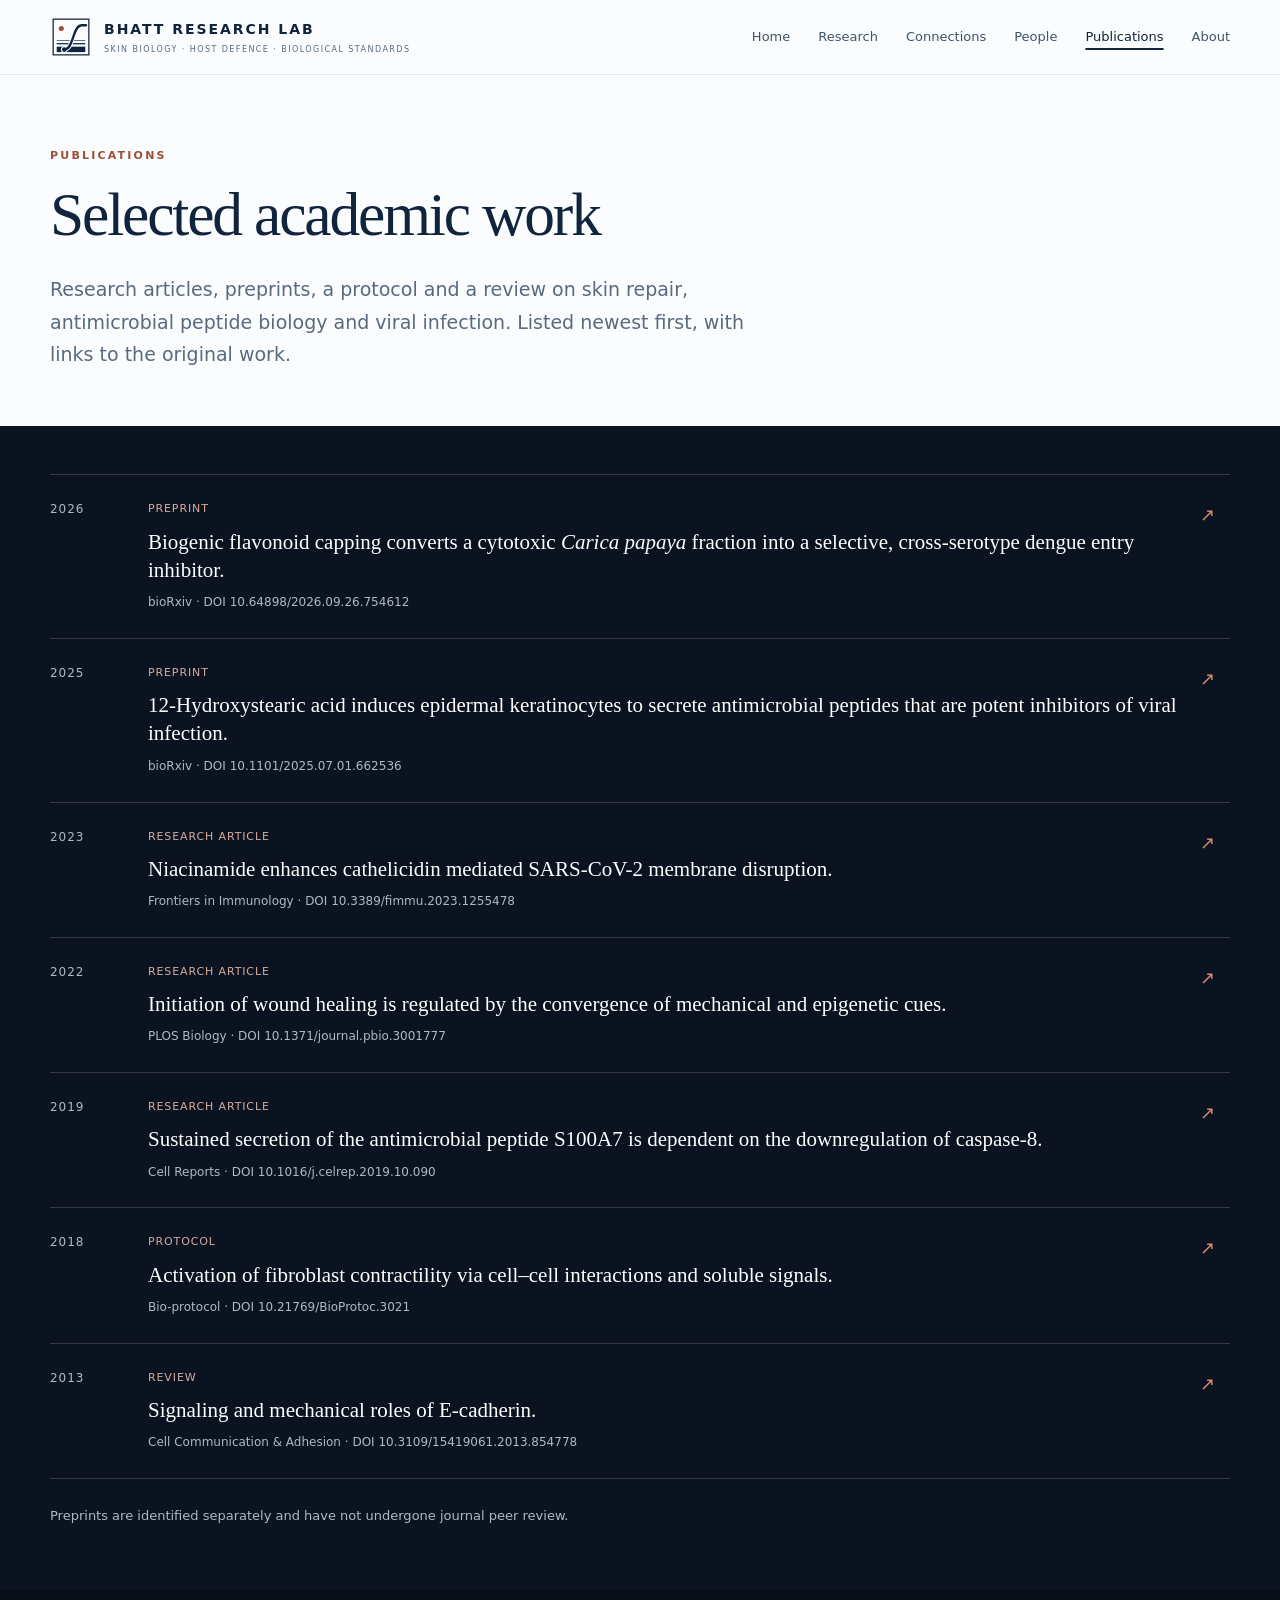
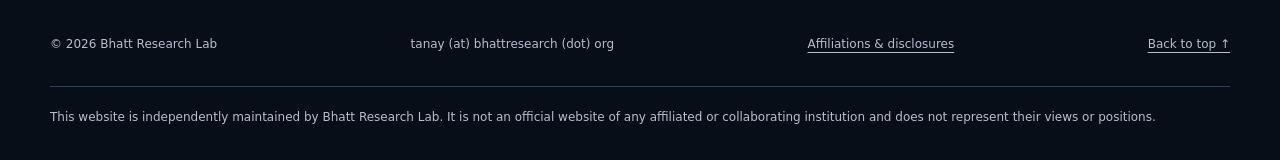
<file: publications.html>
<!doctype html>
<html lang="en">
<head>
  <meta charset="utf-8">
  <meta name="viewport" content="width=device-width, initial-scale=1">
  <title>Publications | Bhatt Research Lab</title>
  <meta name="description" content="Selected publications and preprints on epithelial repair, antimicrobial peptides and viral infection, with DOI links.">
  <meta name="author" content="Tanay Bhatt">
  <meta name="theme-color" content="#11243d">
  <meta property="og:title" content="Publications | Bhatt Research Lab">
  <meta property="og:description" content="Selected publications and preprints on epithelial repair, antimicrobial peptides and viral infection, with DOI links.">
  <meta property="og:type" content="website">
  <meta property="og:image" content="https://bhattresearch.org/assets/og-image.jpg">
  <meta property="og:image:width" content="1200">
  <meta property="og:image:height" content="630">
  <meta name="twitter:card" content="summary_large_image">
  <meta property="og:url" content="https://bhattresearch.org/publications">
  <link rel="canonical" href="https://bhattresearch.org/publications">
  <link rel="icon" href="assets/logo-mark.svg" type="image/svg+xml">
  <link rel="stylesheet" href="styles.css">
  <script type="application/ld+json">{"@context": "https://schema.org", "@type": "WebSite", "name": "Bhatt Research Lab", "url": "https://bhattresearch.org/", "description": "Selected publications and preprints on epithelial repair, antimicrobial peptides and viral infection, with DOI links."}</script>
  <script src="script.js" defer></script>
  <script type="module" src="https://static.cloudflareinsights.com/beacon.min.js" data-cf-beacon='{"token":"09368c3afff84da68a959ba5586ce6ea"}'></script>
</head>
<body>
  <a class="skip-link" href="#top">Skip to main content</a>
  <header class="site-header">
    <div class="container nav-wrap">
      <a class="brand" href="/" aria-label="Bhatt Research Lab home">
        <img class="brand-mark" src="assets/logo-mark.svg" alt="" width="42" height="42" decoding="async">
        <span><strong>BHATT RESEARCH LAB</strong><small>SKIN BIOLOGY · HOST DEFENCE · BIOLOGICAL STANDARDS</small></span>
      </a>
      <button class="menu-toggle" aria-label="Toggle navigation" aria-expanded="false" aria-controls="site-nav" hidden>Menu</button>
      <nav id="site-nav" class="site-nav" aria-label="Main navigation"><a href="/">Home</a><a href="/research">Research</a><a href="/research-connections">Connections</a><a href="/people">People</a><a href="/publications" aria-current="page">Publications</a><a href="/about">About</a></nav>
    </div>
  </header>
  <main id="top" tabindex="-1"><section class="page-intro section"><div class="container"><p class="eyebrow">PUBLICATIONS</p><h1>Selected academic work</h1><p class="page-lede">Research articles, preprints, a protocol and a review on skin repair, antimicrobial peptide biology and viral infection. Listed newest first, with links to the original work.</p></div></section><section class="section section-dark publications-section"><div class="container"><div class="publication-list"><a class="publication" id="paper-2026-dengue" href="https://www.biorxiv.org/content/10.64898/2026.09.26.754612v1"><span class="pub-year">2026</span><span><span class="pub-type">Preprint</span><strong>Biogenic flavonoid capping converts a cytotoxic <em>Carica papaya</em> fraction into a selective, cross-serotype dengue entry inhibitor.</strong><small>bioRxiv · DOI 10.64898/2026.09.26.754612</small></span><span class="arrow" aria-hidden="true">↗</span></a><a class="publication" id="paper-2025" href="https://doi.org/10.1101/2025.07.01.662536"><span class="pub-year">2025</span><span><span class="pub-type">Preprint</span><strong>12-Hydroxystearic acid induces epidermal keratinocytes to secrete antimicrobial peptides that are potent inhibitors of viral infection.</strong><small>bioRxiv · DOI 10.1101/2025.07.01.662536</small></span><span class="arrow" aria-hidden="true">↗</span></a><a class="publication" id="paper-2023" href="https://doi.org/10.3389/fimmu.2023.1255478"><span class="pub-year">2023</span><span><span class="pub-type">Research article</span><strong>Niacinamide enhances cathelicidin mediated <span class="nowrap">SARS-CoV-2</span> membrane disruption.</strong><small>Frontiers in Immunology · DOI 10.3389/fimmu.2023.1255478</small></span><span class="arrow" aria-hidden="true">↗</span></a><a class="publication" id="paper-2022" href="https://doi.org/10.1371/journal.pbio.3001777"><span class="pub-year">2022</span><span><span class="pub-type">Research article</span><strong>Initiation of wound healing is regulated by the convergence of mechanical and epigenetic cues.</strong><small>PLOS Biology · DOI 10.1371/journal.pbio.3001777</small></span><span class="arrow" aria-hidden="true">↗</span></a><a class="publication" id="paper-2019" href="https://doi.org/10.1016/j.celrep.2019.10.090"><span class="pub-year">2019</span><span><span class="pub-type">Research article</span><strong>Sustained secretion of the antimicrobial peptide S100A7 is dependent on the downregulation of caspase-8.</strong><small>Cell Reports · DOI 10.1016/j.celrep.2019.10.090</small></span><span class="arrow" aria-hidden="true">↗</span></a><a class="publication" id="paper-2018" href="https://doi.org/10.21769/BioProtoc.3021"><span class="pub-year">2018</span><span><span class="pub-type">Protocol</span><strong>Activation of fibroblast contractility via cell–cell interactions and soluble signals.</strong><small>Bio-protocol · DOI 10.21769/BioProtoc.3021</small></span><span class="arrow" aria-hidden="true">↗</span></a><a class="publication" id="paper-2013" href="https://doi.org/10.3109/15419061.2013.854778"><span class="pub-year">2013</span><span><span class="pub-type">Review</span><strong>Signaling and mechanical roles of E-cadherin.</strong><small>Cell Communication &amp; Adhesion · DOI 10.3109/15419061.2013.854778</small></span><span class="arrow" aria-hidden="true">↗</span></a></div><p class="publication-note">Preprints are identified separately and have not undergone journal peer review.</p></div></section></main>
  <footer class="site-footer">
    <div class="container">
      <div class="footer-wrap"><span>© <span id="year">2026</span> Bhatt Research Lab</span><span class="footer-email">tanay (at) bhattresearch (dot) org</span><a href="/about#affiliations">Affiliations &amp; disclosures</a><a href="#top">Back to top ↑</a></div>
      <p class="footer-disclaimer">This website is independently maintained by Bhatt Research Lab. It is not an official website of any affiliated or collaborating institution and does not represent their views or positions.</p>
    </div>
  </footer>
</body>
</html>
</file>
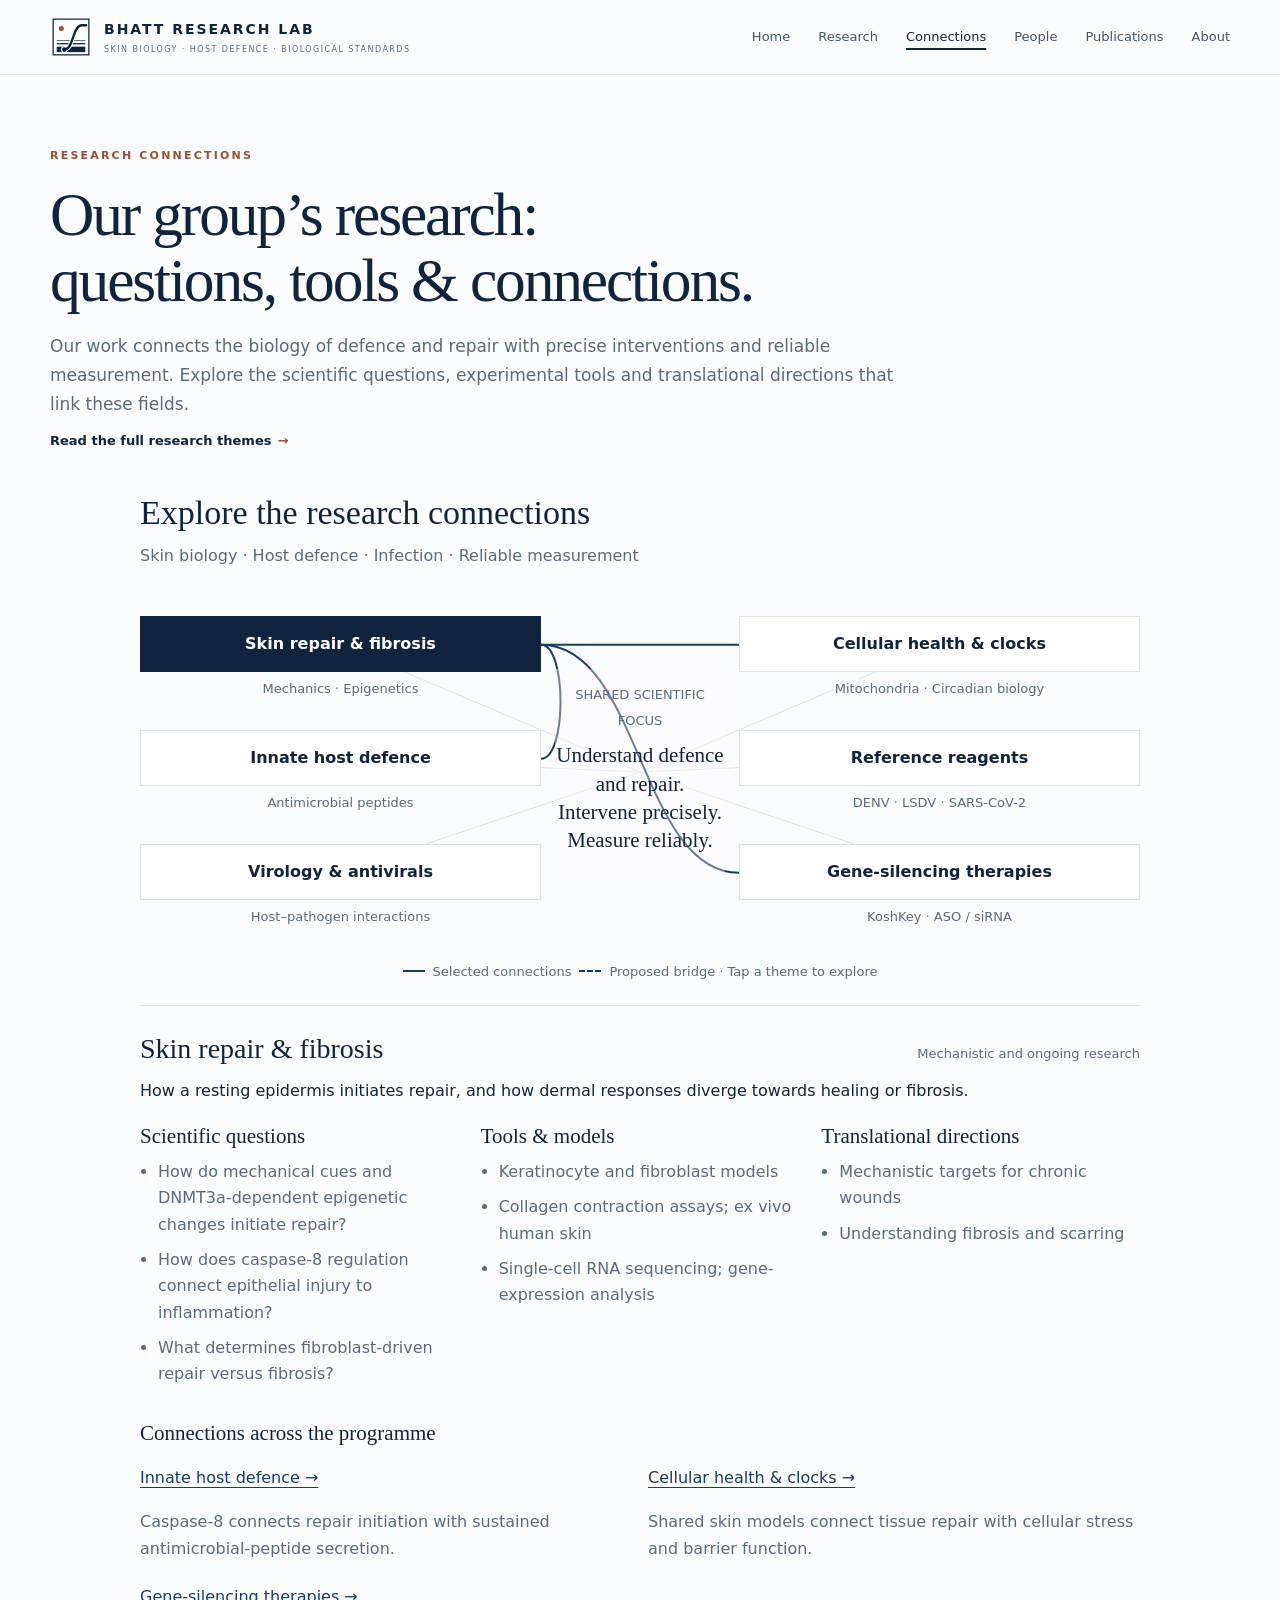
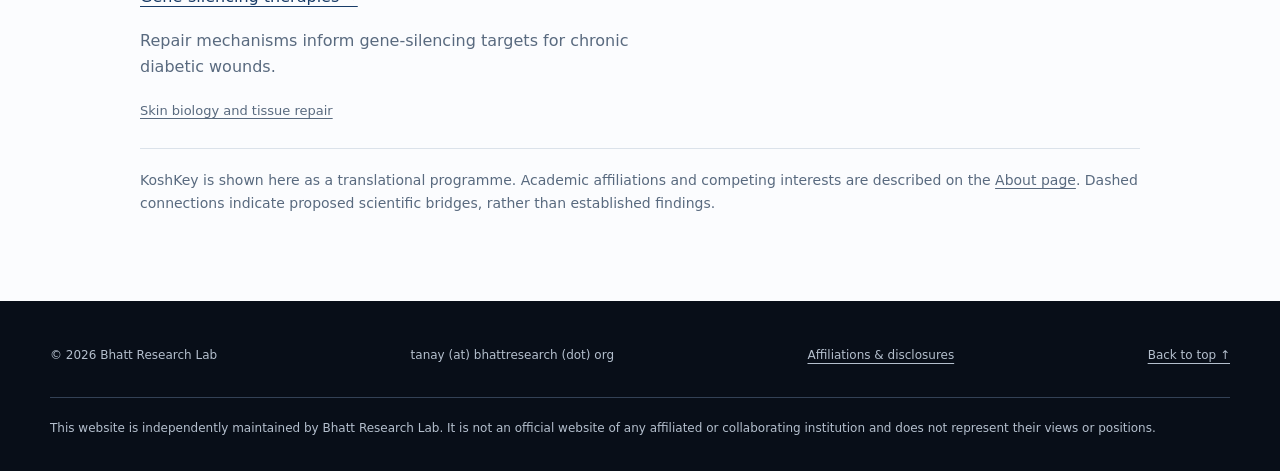
<file: research-connections.html>
<!doctype html>
<html lang="en">
<head>
  <meta charset="utf-8">
  <meta name="viewport" content="width=device-width, initial-scale=1">
  <title>Research Connections | Bhatt Research Lab</title>
  <meta name="description" content="Explore Bhatt Research Lab’s research questions, experimental tools and connections across skin biology, host defence, virology, reference reagents and gene-silencing therapies.">
  <meta name="author" content="Tanay Bhatt">
  <meta name="theme-color" content="#11243d">
  <meta property="og:title" content="Research Connections | Bhatt Research Lab">
  <meta property="og:description" content="Explore Bhatt Research Lab’s research questions, experimental tools and connections across skin biology, host defence, virology, reference reagents and gene-silencing therapies.">
  <meta property="og:type" content="website">
  <meta property="og:image" content="https://bhattresearch.org/assets/og-image.jpg">
  <meta property="og:image:width" content="1200">
  <meta property="og:image:height" content="630">
  <meta name="twitter:card" content="summary_large_image">
  <meta property="og:url" content="https://bhattresearch.org/research-connections">
  <link rel="canonical" href="https://bhattresearch.org/research-connections">
  <link rel="icon" href="assets/logo-mark.svg" type="image/svg+xml">
  <link rel="stylesheet" href="styles.css">
  <link rel="stylesheet" href="research-connections.css">
  <script type="application/ld+json">{"@context": "https://schema.org", "@type": "WebSite", "name": "Bhatt Research Lab", "url": "https://bhattresearch.org/", "description": "Explore Bhatt Research Lab’s research questions, experimental tools and connections across skin biology, host defence, virology, reference reagents and gene-silencing therapies."}</script>
  <script src="script.js" defer></script>
  <script src="research-connections.js" defer></script>
  <script type="module" src="https://static.cloudflareinsights.com/beacon.min.js" data-cf-beacon='{"token":"09368c3afff84da68a959ba5586ce6ea"}'></script>
</head>
<body>
  <a class="skip-link" href="#top">Skip to main content</a>
  <header class="site-header">
    <div class="container nav-wrap">
      <a class="brand" href="/" aria-label="Bhatt Research Lab home">
        <img class="brand-mark" src="assets/logo-mark.svg" alt="" width="42" height="42" decoding="async">
        <span><strong>BHATT RESEARCH LAB</strong><small>SKIN BIOLOGY · HOST DEFENCE · BIOLOGICAL STANDARDS</small></span>
      </a>
      <button class="menu-toggle" aria-label="Toggle navigation" aria-expanded="false" aria-controls="site-nav" hidden>Menu</button>
      <nav id="site-nav" class="site-nav" aria-label="Main navigation"><a href="/">Home</a><a href="/research">Research</a><a href="/research-connections" aria-current="page">Connections</a><a href="/people">People</a><a href="/publications">Publications</a><a href="/about">About</a></nav>
    </div>
  </header>
  <main id="top" tabindex="-1">
    <section class="page-intro section connections-intro"><div class="container">
      <p class="eyebrow">RESEARCH CONNECTIONS</p>
      <h1>Our group’s research:<br>questions, tools &amp; connections.</h1>
      <p class="page-lede">Our work connects the biology of defence and repair with precise interventions and reliable measurement. Explore the scientific questions, experimental tools and translational directions that link these fields.</p>
      <a class="text-link" href="/research">Read the full research themes <span aria-hidden="true">→</span></a>
    </div></section>
    <section class="connections-section" aria-label="Interactive research network"><div class="container">
<div id="tb-ecosystem">
  <h2 class="map-title">Explore the research connections</h2>
  <div class="map-muted">Skin biology · Host defence · Infection · Reliable measurement</div>
  <div class="tb-map" aria-label="Six interconnected research themes">
    <svg class="tb-connections" aria-hidden="true"></svg>
    <div class="tb-hub"><span class="map-meta map-muted">SHARED SCIENTIFIC FOCUS</span><h3>Understand defence and repair.<br>Intervene precisely.<br>Measure reliably.</h3></div>
    <div class="tb-slot" data-slot="0"><button type="button" class="map-node" data-theme="0" aria-pressed="true"><span>Skin repair & fibrosis</span></button><span class="map-meta map-muted">Mechanics · Epigenetics</span></div>
    <div class="tb-slot" data-slot="1"><button type="button" class="map-node" data-theme="1" aria-pressed="false"><span>Innate host defence</span></button><span class="map-meta map-muted">Antimicrobial peptides</span></div>
    <div class="tb-slot" data-slot="2"><button type="button" class="map-node" data-theme="2" aria-pressed="false"><span>Virology & antivirals</span></button><span class="map-meta map-muted">Host–pathogen interactions</span></div>
    <div class="tb-slot" data-slot="3"><button type="button" class="map-node" data-theme="3" aria-pressed="false"><span>Cellular health & clocks</span></button><span class="map-meta map-muted">Mitochondria · Circadian biology</span></div>
    <div class="tb-slot" data-slot="4"><button type="button" class="map-node" data-theme="4" aria-pressed="false"><span>Reference reagents</span></button><span class="map-meta map-muted">DENV · LSDV · <span class="nowrap">SARS-CoV-2</span></span></div>
    <div class="tb-slot" data-slot="5"><button type="button" class="map-node" data-theme="5" aria-pressed="false"><span>Gene-silencing therapies</span></button><span class="map-meta map-muted">KoshKey · ASO / siRNA</span></div>
  </div>
  <div class="tb-legend map-meta map-muted"><span class="tb-key"></span>Selected connections <span class="tb-key tb-dash"></span>Proposed bridge · Tap a theme to explore</div>
  <div class="tb-content" aria-live="polite"></div><noscript><p>The interactive connections require JavaScript. <a class="text-link" href="/research">Read the full research themes <span aria-hidden="true">→</span></a>.</p></noscript>
</div>

      <p class="connections-note">KoshKey is shown here as a translational programme. Academic affiliations and competing interests are described on the <a href="/about#affiliations">About page</a>. Dashed connections indicate proposed scientific bridges, rather than established findings.</p>
    </div></section>
  </main>
  <footer class="site-footer">
    <div class="container">
      <div class="footer-wrap"><span>© <span id="year">2026</span> Bhatt Research Lab</span><span class="footer-email">tanay (at) bhattresearch (dot) org</span><a href="/about#affiliations">Affiliations &amp; disclosures</a><a href="#top">Back to top ↑</a></div>
      <p class="footer-disclaimer">This website is independently maintained by Bhatt Research Lab. It is not an official website of any affiliated or collaborating institution and does not represent their views or positions.</p>
    </div>
  </footer>
</body>
</html>
</file>
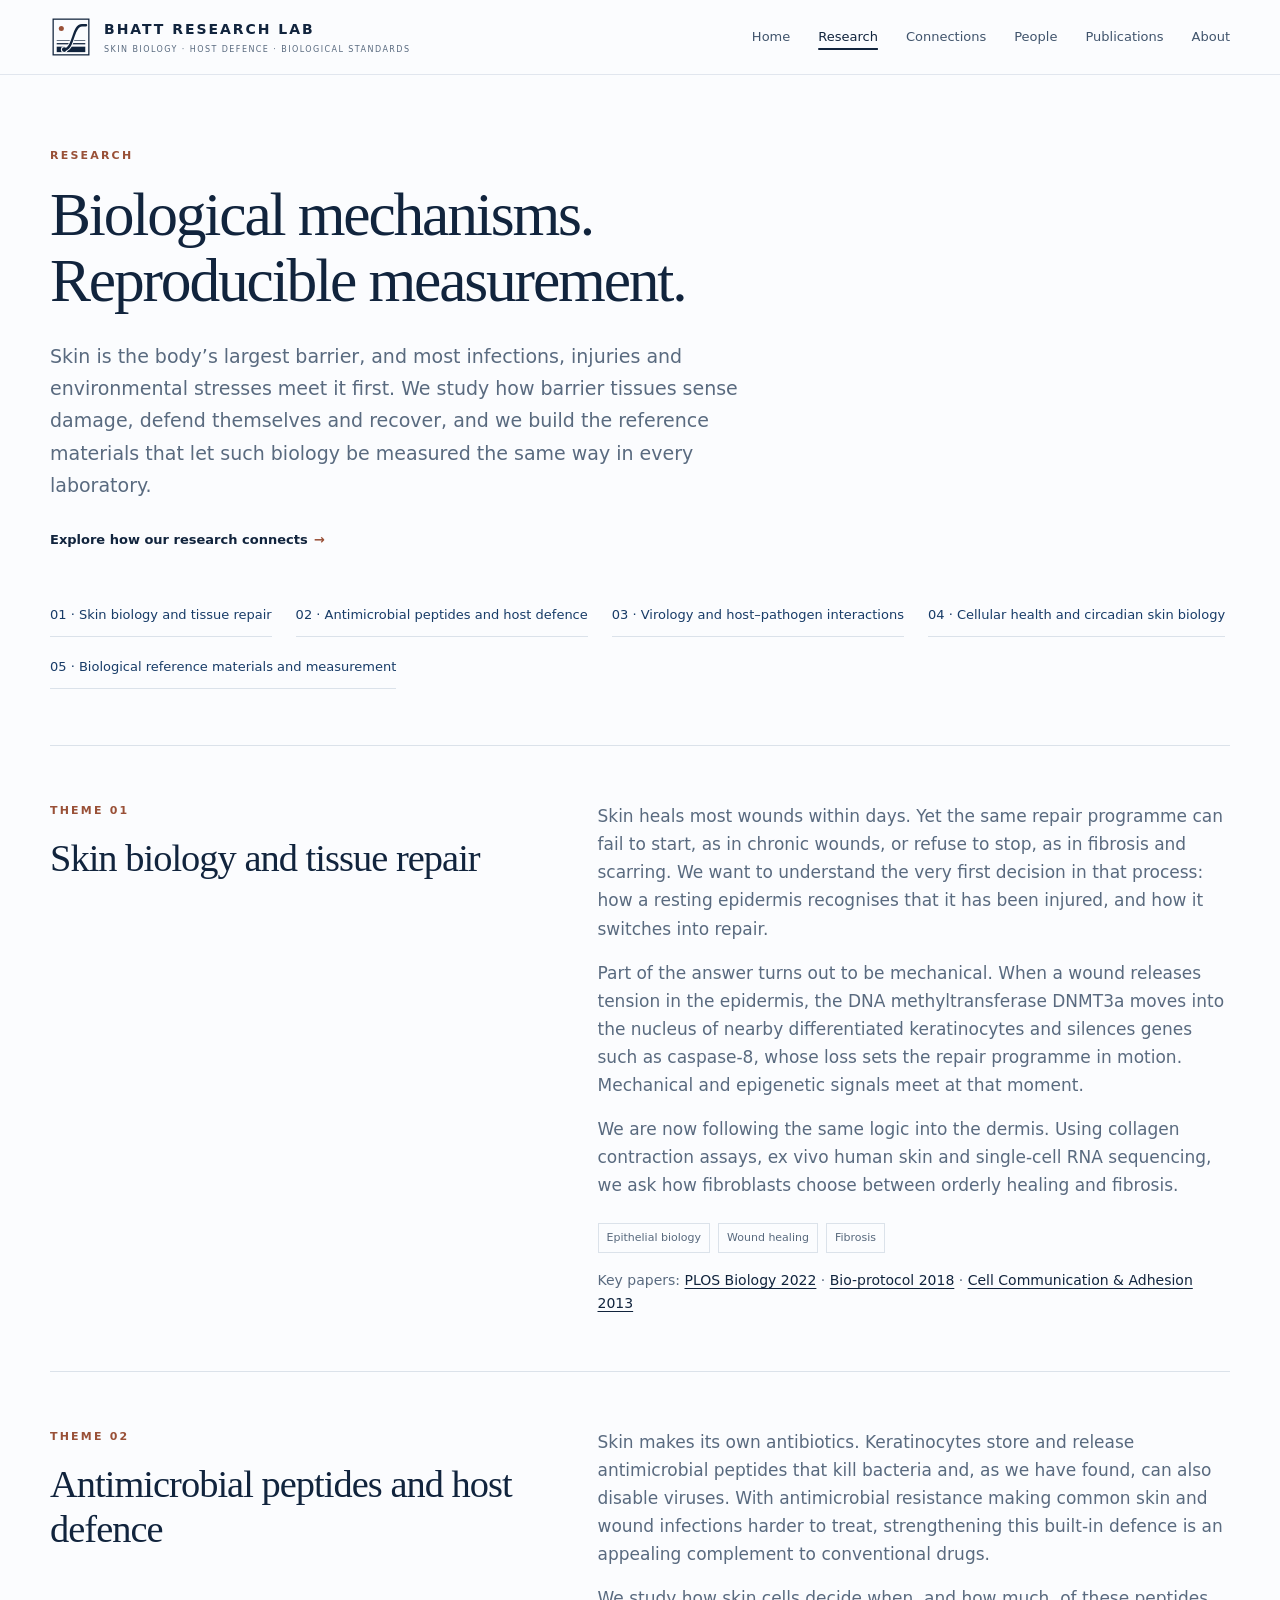
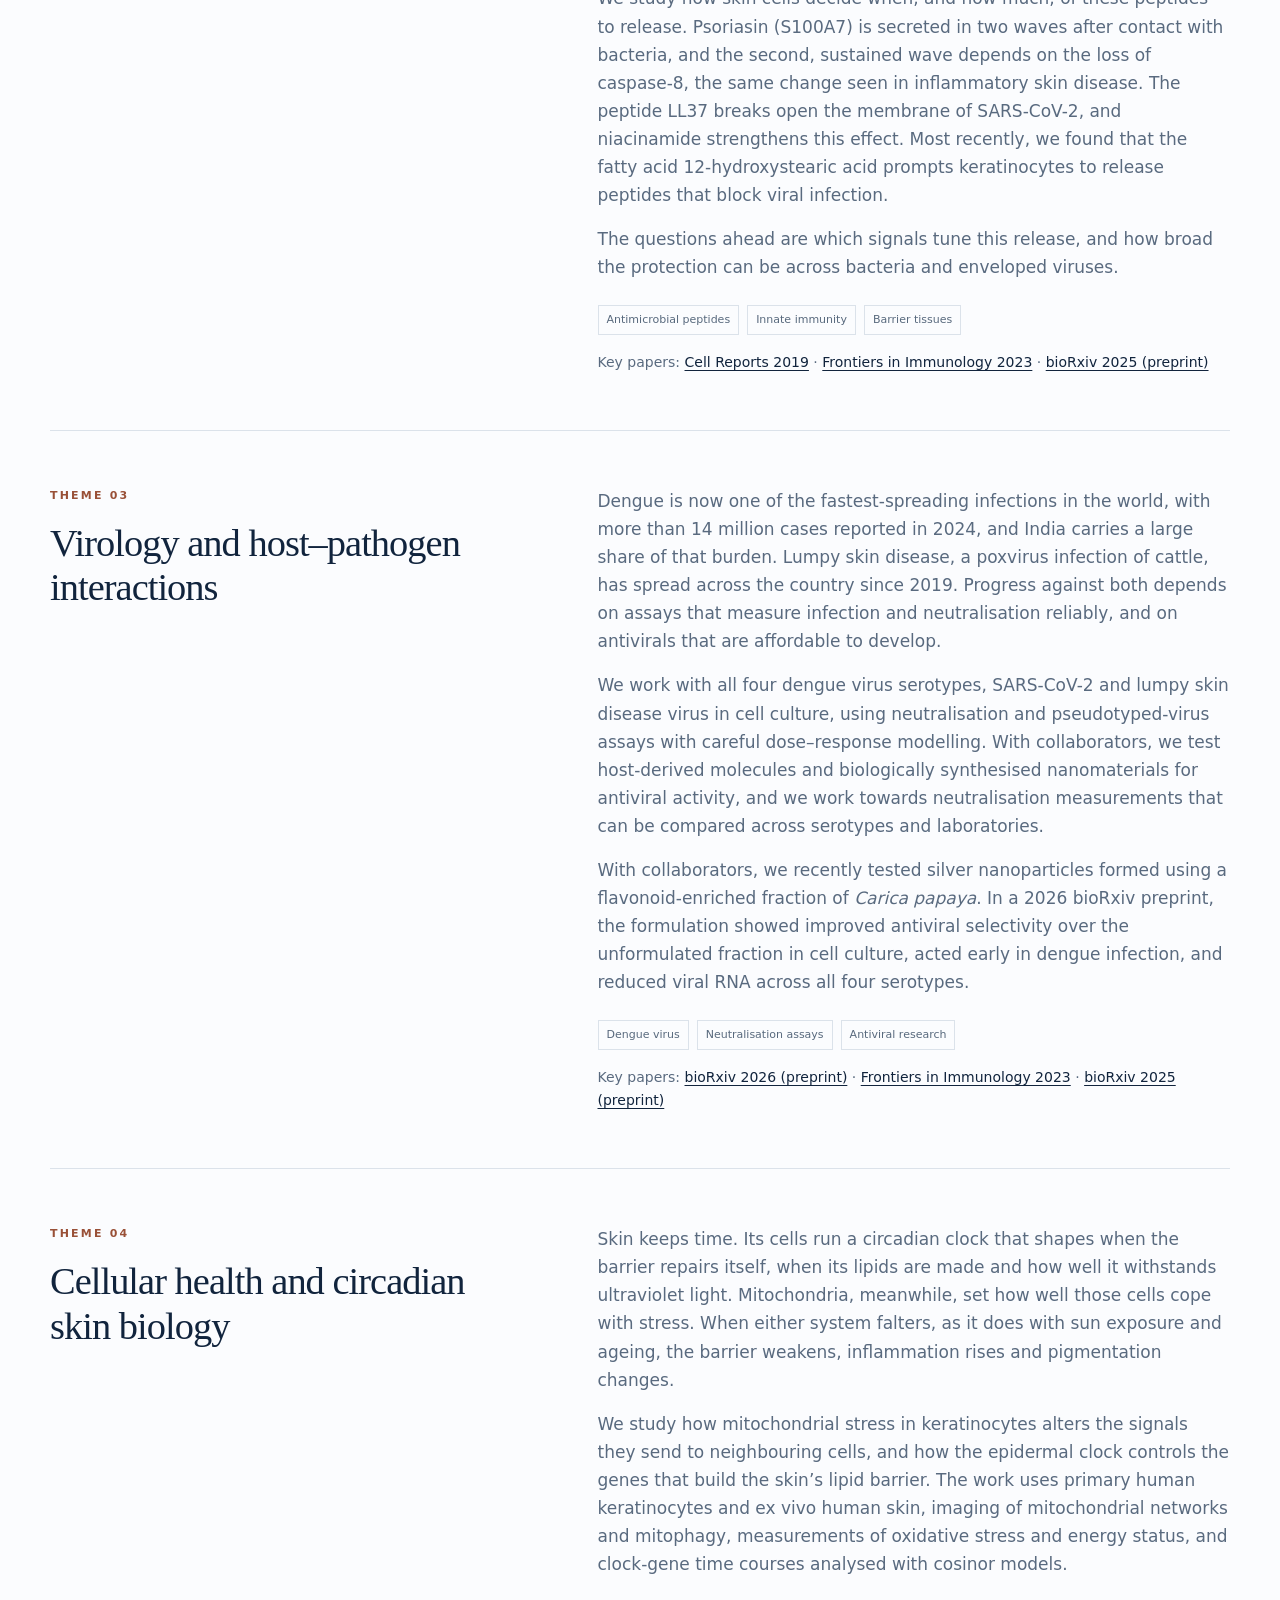
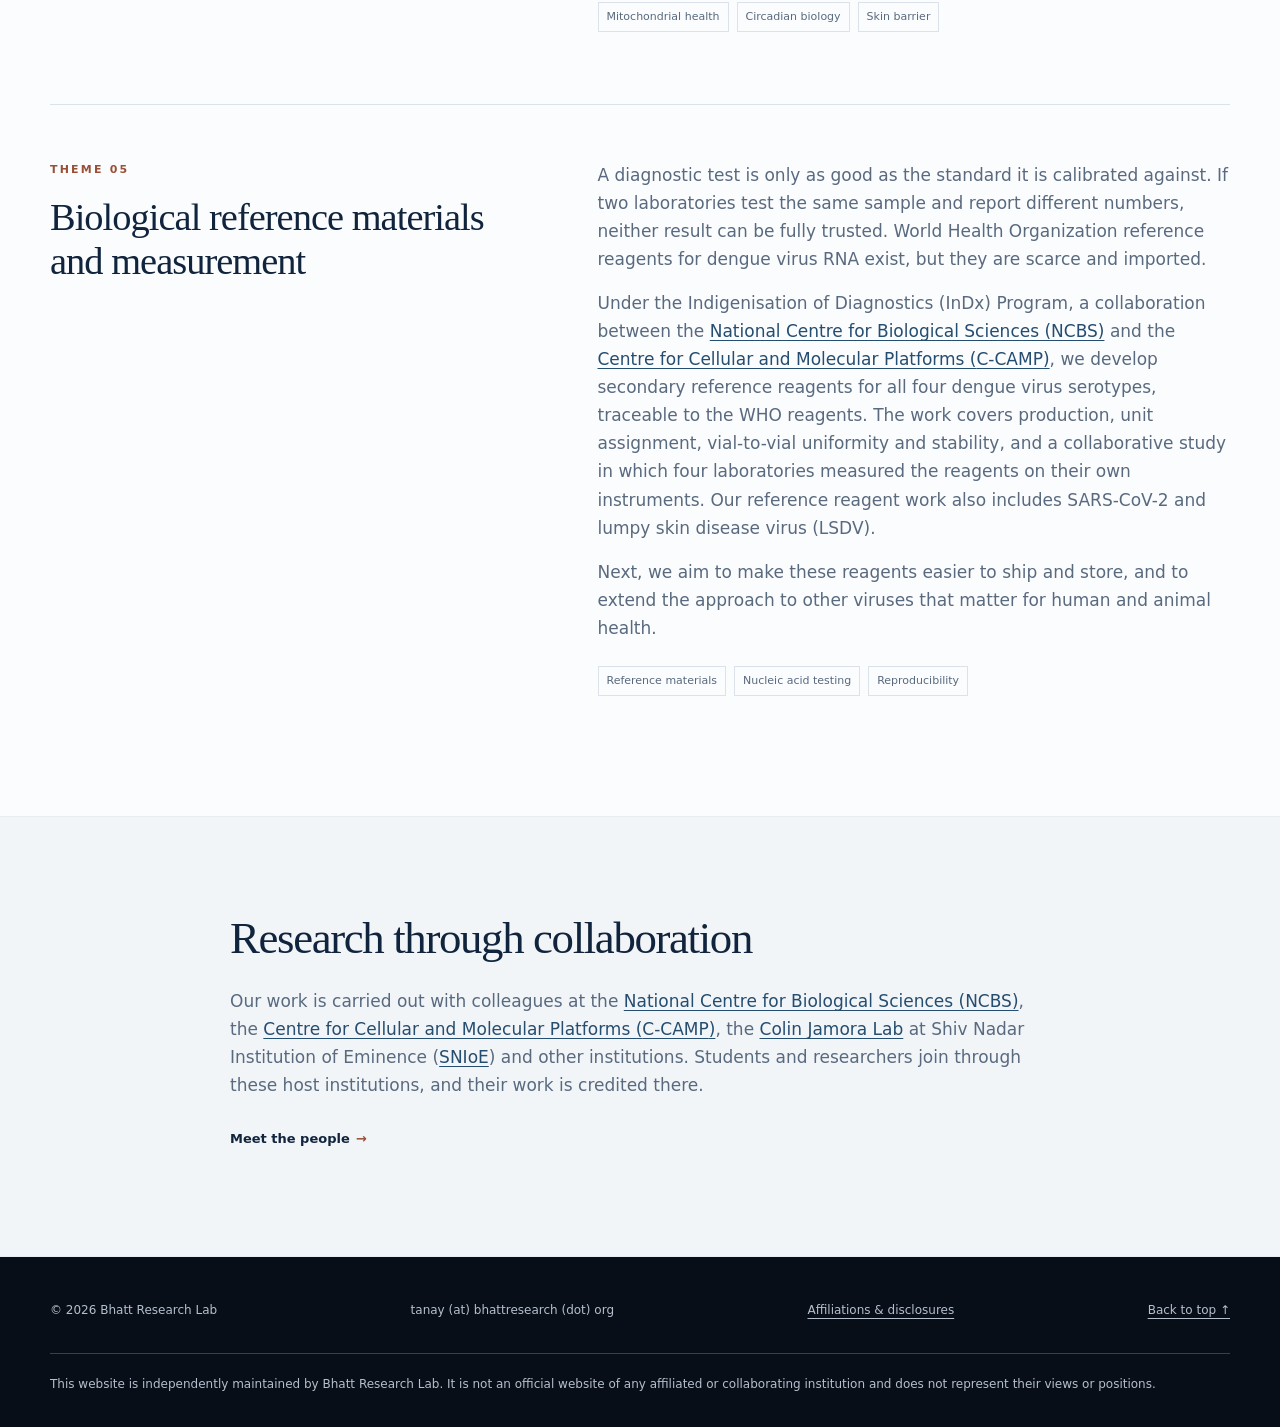
<file: research.html>
<!doctype html>
<html lang="en">
<head>
  <meta charset="utf-8">
  <meta name="viewport" content="width=device-width, initial-scale=1">
  <title>Research | Bhatt Research Lab</title>
  <meta name="description" content="Research themes in skin repair, host defence, virology, cellular health, circadian biology and biological reference standards.">
  <meta name="author" content="Tanay Bhatt">
  <meta name="theme-color" content="#11243d">
  <meta property="og:title" content="Research | Bhatt Research Lab">
  <meta property="og:description" content="Research themes in skin repair, host defence, virology, cellular health, circadian biology and biological reference standards.">
  <meta property="og:type" content="website">
  <meta property="og:image" content="https://bhattresearch.org/assets/og-image.jpg">
  <meta property="og:image:width" content="1200">
  <meta property="og:image:height" content="630">
  <meta name="twitter:card" content="summary_large_image">
  <meta property="og:url" content="https://bhattresearch.org/research">
  <link rel="canonical" href="https://bhattresearch.org/research">
  <link rel="icon" href="assets/logo-mark.svg" type="image/svg+xml">
  <link rel="stylesheet" href="styles.css">
  <script type="application/ld+json">{"@context": "https://schema.org", "@type": "WebSite", "name": "Bhatt Research Lab", "url": "https://bhattresearch.org/", "description": "Research themes in skin repair, host defence, virology, cellular health, circadian biology and biological reference standards."}</script>
  <script src="script.js" defer></script>
  <script type="module" src="https://static.cloudflareinsights.com/beacon.min.js" data-cf-beacon='{"token":"09368c3afff84da68a959ba5586ce6ea"}'></script>
</head>
<body>
  <a class="skip-link" href="#top">Skip to main content</a>
  <header class="site-header">
    <div class="container nav-wrap">
      <a class="brand" href="/" aria-label="Bhatt Research Lab home">
        <img class="brand-mark" src="assets/logo-mark.svg" alt="" width="42" height="42" decoding="async">
        <span><strong>BHATT RESEARCH LAB</strong><small>SKIN BIOLOGY · HOST DEFENCE · BIOLOGICAL STANDARDS</small></span>
      </a>
      <button class="menu-toggle" aria-label="Toggle navigation" aria-expanded="false" aria-controls="site-nav" hidden>Menu</button>
      <nav id="site-nav" class="site-nav" aria-label="Main navigation"><a href="/">Home</a><a href="/research" aria-current="page">Research</a><a href="/research-connections">Connections</a><a href="/people">People</a><a href="/publications">Publications</a><a href="/about">About</a></nav>
    </div>
  </header>
  <main id="top" tabindex="-1"><section class="page-intro section"><div class="container"><p class="eyebrow">RESEARCH</p><h1>Biological mechanisms.<br>Reproducible measurement.</h1><p class="page-lede">Skin is the body’s largest barrier, and most infections, injuries and environmental stresses meet it first. We study how barrier tissues sense damage, defend themselves and recover, and we build the reference materials that let such biology be measured the same way in every laboratory.</p><p class="research-network-link"><a class="text-link" href="/research-connections">Explore how our research connects <span aria-hidden="true">→</span></a></p><nav class="section-links" aria-label="Research themes"><a href="#skin-repair">01 · Skin biology and tissue repair</a><a href="#host-defense">02 · Antimicrobial peptides and host defence</a><a href="#virology">03 · Virology and host–pathogen interactions</a><a href="#cellular-health">04 · Cellular health and circadian skin biology</a><a href="#reference-standards">05 · Biological reference materials and measurement</a></nav></div></section><div class="container research-details"><section class="research-detail" id="skin-repair"><div><p class="eyebrow">THEME 01</p><h2>Skin biology and tissue repair</h2></div><div><p>Skin heals most wounds within days. Yet the same repair programme can fail to start, as in chronic wounds, or refuse to stop, as in fibrosis and scarring. We want to understand the very first decision in that process: how a resting epidermis recognises that it has been injured, and how it switches into repair.</p><p>Part of the answer turns out to be mechanical. When a wound releases tension in the epidermis, the DNA methyltransferase DNMT3a moves into the nucleus of nearby differentiated keratinocytes and silences genes such as caspase-8, whose loss sets the repair programme in motion. Mechanical and epigenetic signals meet at that moment.</p><p>We are now following the same logic into the dermis. Using collagen contraction assays, ex vivo human skin and single-cell RNA sequencing, we ask how fibroblasts choose between orderly healing and fibrosis.</p><ul class="tags"><li>Epithelial biology</li><li>Wound healing</li><li>Fibrosis</li></ul><p class="theme-papers">Key papers: <a href="https://doi.org/10.1371/journal.pbio.3001777">PLOS Biology 2022</a> · <a href="https://doi.org/10.21769/BioProtoc.3021">Bio-protocol 2018</a> · <a href="https://doi.org/10.3109/15419061.2013.854778">Cell Communication &amp; Adhesion 2013</a></p></div></section><section class="research-detail" id="host-defense"><div><p class="eyebrow">THEME 02</p><h2>Antimicrobial peptides and host defence</h2></div><div><p>Skin makes its own antibiotics. Keratinocytes store and release antimicrobial peptides that kill bacteria and, as we have found, can also disable viruses. With antimicrobial resistance making common skin and wound infections harder to treat, strengthening this built-in defence is an appealing complement to conventional drugs.</p><p>We study how skin cells decide when, and how much, of these peptides to release. Psoriasin (S100A7) is secreted in two waves after contact with bacteria, and the second, sustained wave depends on the loss of caspase-8, the same change seen in inflammatory skin disease. The peptide LL37 breaks open the membrane of <span class="nowrap">SARS-CoV-2</span>, and niacinamide strengthens this effect. Most recently, we found that the fatty acid 12-hydroxystearic acid prompts keratinocytes to release peptides that block viral infection.</p><p>The questions ahead are which signals tune this release, and how broad the protection can be across bacteria and enveloped viruses.</p><ul class="tags"><li>Antimicrobial peptides</li><li>Innate immunity</li><li>Barrier tissues</li></ul><p class="theme-papers">Key papers: <a href="https://doi.org/10.1016/j.celrep.2019.10.090">Cell Reports 2019</a> · <a href="https://doi.org/10.3389/fimmu.2023.1255478">Frontiers in Immunology 2023</a> · <a href="https://doi.org/10.1101/2025.07.01.662536">bioRxiv 2025 (preprint)</a></p></div></section><section class="research-detail" id="virology"><div><p class="eyebrow">THEME 03</p><h2>Virology and host–pathogen interactions</h2></div><div><p>Dengue is now one of the fastest-spreading infections in the world, with more than 14 million cases reported in 2024, and India carries a large share of that burden. Lumpy skin disease, a poxvirus infection of cattle, has spread across the country since 2019. Progress against both depends on assays that measure infection and neutralisation reliably, and on antivirals that are affordable to develop.</p><p>We work with all four dengue virus serotypes, <span class="nowrap">SARS-CoV-2</span> and lumpy skin disease virus in cell culture, using neutralisation and pseudotyped-virus assays with careful dose–response modelling. With collaborators, we test host-derived molecules and biologically synthesised nanomaterials for antiviral activity, and we work towards neutralisation measurements that can be compared across serotypes and laboratories.</p><p>With collaborators, we recently tested silver nanoparticles formed using a flavonoid-enriched fraction of <em>Carica papaya</em>. In a 2026 bioRxiv preprint, the formulation showed improved antiviral selectivity over the unformulated fraction in cell culture, acted early in dengue infection, and reduced viral RNA across all four serotypes.</p><ul class="tags"><li>Dengue virus</li><li>Neutralisation assays</li><li>Antiviral research</li></ul><p class="theme-papers">Key papers: <a href="https://www.biorxiv.org/content/10.64898/2026.09.26.754612v1">bioRxiv 2026 (preprint)</a> · <a href="https://doi.org/10.3389/fimmu.2023.1255478">Frontiers in Immunology 2023</a> · <a href="https://doi.org/10.1101/2025.07.01.662536">bioRxiv 2025 (preprint)</a></p></div></section><section class="research-detail" id="cellular-health"><div><p class="eyebrow">THEME 04</p><h2>Cellular health and circadian skin biology</h2></div><div><p>Skin keeps time. Its cells run a circadian clock that shapes when the barrier repairs itself, when its lipids are made and how well it withstands ultraviolet light. Mitochondria, meanwhile, set how well those cells cope with stress. When either system falters, as it does with sun exposure and ageing, the barrier weakens, inflammation rises and pigmentation changes.</p><p>We study how mitochondrial stress in keratinocytes alters the signals they send to neighbouring cells, and how the epidermal clock controls the genes that build the skin’s lipid barrier. The work uses primary human keratinocytes and ex vivo human skin, imaging of mitochondrial networks and mitophagy, measurements of oxidative stress and energy status, and clock-gene time courses analysed with cosinor models.</p><ul class="tags"><li>Mitochondrial health</li><li>Circadian biology</li><li>Skin barrier</li></ul></div></section><section class="research-detail" id="reference-standards"><div><p class="eyebrow">THEME 05</p><h2>Biological reference materials and measurement</h2></div><div><p>A diagnostic test is only as good as the standard it is calibrated against. If two laboratories test the same sample and report different numbers, neither result can be fully trusted. World Health Organization reference reagents for dengue virus RNA exist, but they are scarce and imported.</p><p>Under the Indigenisation of Diagnostics (InDx) Program, a collaboration between the <a class="institution-link" href="https://www.ncbs.res.in/">National Centre for Biological Sciences (NCBS)</a> and the <a class="institution-link" href="https://ccamp.res.in/">Centre for Cellular and Molecular Platforms (<span class="nowrap">C-CAMP</span>)</a>, we develop secondary reference reagents for all four dengue virus serotypes, traceable to the WHO reagents. The work covers production, unit assignment, vial-to-vial uniformity and stability, and a collaborative study in which four laboratories measured the reagents on their own instruments. Our reference reagent work also includes <span class="nowrap">SARS-CoV-2</span> and lumpy skin disease virus (LSDV).</p><p>Next, we aim to make these reagents easier to ship and store, and to extend the approach to other viruses that matter for human and animal health.</p><ul class="tags"><li>Reference materials</li><li>Nucleic acid testing</li><li>Reproducibility</li></ul></div></section></div><section class="section section-light"><div class="container closing-note"><h2>Research through collaboration</h2><p>Our work is carried out with colleagues at the <a class="institution-link" href="https://www.ncbs.res.in/">National Centre for Biological Sciences (NCBS)</a>, the <a class="institution-link" href="https://ccamp.res.in/">Centre for Cellular and Molecular Platforms (<span class="nowrap">C-CAMP</span>)</a>, the <a class="institution-link" href="https://jamoralab.weebly.com/">Colin Jamora Lab</a> at Shiv Nadar Institution of Eminence (<a class="institution-link" href="https://snu.edu.in/faculty/colin-jamora/">SNIoE</a>) and other institutions. Students and researchers join through these host institutions, and their work is credited there.</p><a class="text-link" href="/people">Meet the people <span aria-hidden="true">→</span></a></div></section></main>
  <footer class="site-footer">
    <div class="container">
      <div class="footer-wrap"><span>© <span id="year">2026</span> Bhatt Research Lab</span><span class="footer-email">tanay (at) bhattresearch (dot) org</span><a href="/about#affiliations">Affiliations &amp; disclosures</a><a href="#top">Back to top ↑</a></div>
      <p class="footer-disclaimer">This website is independently maintained by Bhatt Research Lab. It is not an official website of any affiliated or collaborating institution and does not represent their views or positions.</p>
    </div>
  </footer>
</body>
</html>
</file>
<file: styles.css>
:root{
  --ink:#11243d;
  --muted:#596a7f;
  --line:#dbe2ea;
  --paper:#fbfcfe;
  --soft:#f2f5f8;
  --blue:#173b67;
  --blue-2:#28527f;
  --rust:#995037;
  --dark:#0b1220;
  --white:#fff;
  --max:1180px;
}
*{box-sizing:border-box}
html{scroll-behavior:smooth;scroll-padding-top:96px}
body{margin:0;font-family:Inter,ui-sans-serif,system-ui,-apple-system,BlinkMacSystemFont,"Segoe UI",sans-serif;color:var(--ink);background:var(--paper);line-height:1.65}
a{color:inherit;text-decoration:none}
a:focus-visible,button:focus-visible{outline:3px solid var(--rust);outline-offset:5px}
.section-dark a:focus-visible{outline-color:#d88b70}
.skip-link{position:fixed;top:12px;left:16px;z-index:30;padding:10px 16px;background:var(--ink);color:white;transform:translateY(-160%)}
.skip-link:focus{transform:translateY(0)}
.container{width:min(var(--max),calc(100% - 48px));margin:0 auto}
.site-header{position:sticky;top:0;z-index:20;background:rgba(251,252,254,.9);backdrop-filter:blur(14px);border-bottom:1px solid rgba(219,226,234,.8)}
.nav-wrap{min-height:74px;display:flex;align-items:center;justify-content:space-between;gap:28px}
.brand{display:flex;align-items:center;gap:12px}
.brand-mark{display:block;flex-shrink:0;width:42px;height:42px;object-fit:contain}
.brand strong{display:block;font-size:14px;letter-spacing:.14em}
.brand small{display:block;font-size:8px;letter-spacing:.18em;color:var(--muted);margin-top:2px}
.site-nav{display:flex;gap:28px;font-size:13px;color:#40546c}
.site-nav a{display:inline-flex;align-items:center;min-height:44px}
.site-nav a:hover{color:var(--ink);text-decoration:underline;text-underline-offset:5px}
.menu-toggle{display:none;border:1px solid var(--line);background:transparent;padding:8px 12px;font:inherit;color:var(--ink);min-height:44px;flex-shrink:0;cursor:pointer}
.section{padding:96px 0}
.hero{padding:96px 0 80px;overflow:hidden}
.hero-grid{display:grid;grid-template-columns:1.1fr .9fr;gap:56px;align-items:center}
.eyebrow{font-size:11px;letter-spacing:.2em;font-weight:700;color:var(--rust);margin:0 0 16px}
.hero h1{font:500 clamp(44px,4.6vw,64px)/1.08 Georgia,"Times New Roman",serif;letter-spacing:-.04em;margin:0 0 24px;max-width:760px;text-wrap:balance}
.hero-lede{font-size:18px;line-height:1.75;color:#50647a;max-width:670px}
.hero-actions{display:flex;flex-wrap:wrap;align-items:center;gap:12px 26px;margin-top:34px}
.button{display:inline-flex;align-items:center;justify-content:center;padding:13px 18px;font-size:13px;font-weight:700}
.button-primary{background:var(--ink);color:white}
.button-primary:hover{background:#1c3858}
.text-link{display:inline-flex;align-items:center;min-height:44px;font-size:13px;font-weight:700}
.text-link span{margin-left:6px;color:var(--rust)}
.affiliations{display:flex;flex-wrap:wrap;gap:8px 18px;margin-top:42px;font-size:11px;letter-spacing:.11em;color:#637187;text-transform:uppercase}
.affiliations span{position:relative}
.affiliations span:not(:last-child)::after{content:"";width:3px;height:3px;background:#bdc8d4;border-radius:50%;position:absolute;right:-11px;top:50%;transform:translateY(-50%)}
.hero-art{margin:0;min-width:0}
.hero-art>img{display:block;width:100%;height:auto;border-radius:4px}
.hero-art figcaption{margin-top:12px;color:var(--muted);font-size:12px;line-height:1.6;text-align:center}
.section-light{background:var(--soft);border-top:1px solid #e9edf2;border-bottom:1px solid #e9edf2}
.section-heading{display:grid;grid-template-columns:1fr 1fr;gap:64px;align-items:end;margin-bottom:44px}
.section-heading h2{font:500 clamp(34px,4vw,54px)/1.05 Georgia,serif;letter-spacing:-.03em;margin:0}
.section-intro{margin:0;color:var(--muted);max-width:540px;font-size:16px}
.research-grid{display:grid;grid-template-columns:repeat(2,minmax(0,1fr));gap:20px}
.research-card{background:white;border:1px solid var(--line);padding:32px;display:flex;flex-direction:column}
.card-number{font-size:11px;color:var(--rust);letter-spacing:.16em}
.research-card h3{font:500 28px/1.15 Georgia,serif;margin:28px 0 16px}
.research-card p{margin:0;color:var(--muted)}
.tags{display:flex;flex-wrap:wrap;gap:8px;margin-top:auto;padding-top:28px}
.tags span{font-size:11px;border:1px solid var(--line);padding:5px 8px;color:#58697d}
.quote-section{background:#eef1f4}
.quote-grid{display:grid;grid-template-columns:90px 1fr 240px;gap:24px;align-items:start}
.quote-mark{font:100px/.7 Georgia,serif;color:var(--rust);margin:0}
blockquote{font:500 clamp(28px,3.5vw,45px)/1.2 Georgia,serif;letter-spacing:-.02em;margin:0;max-width:850px}
.quote-note{font-size:12px;color:var(--muted);margin:8px 0}
.pi-card{display:grid;grid-template-columns:180px 1fr;gap:32px;padding:28px;border:1px solid var(--line);background:white;align-items:center}
.portrait{width:180px;height:180px;display:grid;place-items:center;background:linear-gradient(135deg,#d6dfeb,#f0e8df);color:var(--blue);font:500 44px Georgia,serif}
.portrait.small{width:100px;height:100px;font-size:28px}
.placeholder-portrait span{opacity:.8}
.pi-card h3{font:500 40px/1.1 Georgia,serif;margin:0 0 10px}
.role{color:var(--muted);max-width:650px;margin:0}
.affiliation-line{font-size:11px;text-transform:uppercase;letter-spacing:.12em;color:#65758a;margin:20px 0 0}
.team-grid{display:grid;grid-template-columns:repeat(3,1fr);gap:16px;margin-top:16px}
.person-card{padding:26px;border:1px solid var(--line);background:white}
.person-card h3{font:500 23px Georgia,serif;margin:20px 0 8px}
.person-card p{font-size:13px;color:var(--muted);margin:0}
.section-dark{background:var(--dark);color:white}
.section-heading.light .eyebrow{color:#d88b70}
.section-heading.light .section-intro{color:#aeb9c8}
.section-heading.light h2{color:#fff}
.publication-list{border-top:1px solid rgba(255,255,255,.16)}
.publication{display:grid;grid-template-columns:80px 1fr 30px;gap:18px;align-items:start;padding:25px 0;border-bottom:1px solid rgba(255,255,255,.16)}
.publication:hover{background:rgba(255,255,255,.025)}
.pub-year{font-size:12px;color:#aeb9c8;letter-spacing:.08em}
.publication strong{display:block;font:500 21px/1.35 Georgia,serif}
.publication small{display:block;margin-top:9px;color:#aeb9c8;font-size:12px;overflow-wrap:anywhere}
.arrow{font-size:18px;color:#d88b70}
.news-grid{display:grid;grid-template-columns:repeat(2,1fr);gap:16px}
.news-card{background:white;border:1px solid var(--line);padding:30px;min-height:210px}
.news-label{font-size:10px;letter-spacing:.16em;text-transform:uppercase;color:var(--rust)}
.news-card h3{font:500 27px/1.15 Georgia,serif;margin:48px 0 12px}
.news-card p{color:var(--muted);margin:0}
.contact-section{padding-bottom:80px}
.contact-grid{display:grid;grid-template-columns:1fr 1fr;gap:72px}
.contact-grid h2{font:500 clamp(34px,4vw,52px)/1.1 Georgia,serif;margin:0}
.contact-lede{color:var(--muted);font-size:17px;max-width:520px}
.contact-box{border-left:1px solid var(--line);padding-left:28px;color:#42556c}
.contact-box p{margin:0 0 20px}
.muted{color:var(--muted);font-size:13px}
.site-footer{background:#080e18;color:#b4bfcd;padding:22px 0;font-size:11px}
.footer-wrap{display:flex;justify-content:space-between;gap:20px}
@media (max-width: 900px){
  .hero-grid,.section-heading,.contact-grid{grid-template-columns:1fr}
  .hero-grid{gap:42px}
  .hero-art{max-width:560px;width:100%;justify-self:center}
  .site-nav{position:absolute;top:100%;left:0;right:0;display:none;flex-direction:column;padding:12px 24px;background:var(--paper);border-bottom:1px solid var(--line);gap:4px;max-height:calc(100dvh - 90px);overflow-y:auto}
  .site-nav.open{display:flex}
  .menu-toggle{display:block}
  .section-heading{gap:18px}
  .quote-grid{grid-template-columns:50px 1fr}
  .quote-note{grid-column:2}
}
@media (max-width: 680px){
  .container{width:min(var(--max),calc(100% - 40px))}
  .hero.section{padding:48px 0 56px}
  .hero h1{font-size:clamp(38px,10.5vw,45px)}
  .hero-lede{font-size:16px}
  .section{padding:64px 0}
  .nav-wrap{gap:12px}
  .brand{gap:10px}
  .brand strong{font-size:12px;letter-spacing:.1em}
  .brand small{letter-spacing:.1em}
  .brand-mark{width:38px;height:38px}
  .research-grid{grid-template-columns:1fr}
  .research-card{padding:24px}
  .quote-grid{grid-template-columns:24px 1fr;gap:12px}
  .quote-mark{font-size:64px}
  .affiliations{gap:8px 14px;font-size:10px}
  .affiliations span:not(:last-child)::after{right:-9px}
  .pi-card{grid-template-columns:1fr}
  .team-grid,.news-grid{grid-template-columns:1fr}
  .publication{grid-template-columns:48px 1fr}
  .publication .arrow{display:none}
  .footer-wrap{flex-direction:column}
}
@media (prefers-reduced-motion: reduce){
  html{scroll-behavior:auto}
}

/* Shared styles for the research, people, publications and about pages. */
[hidden]{display:none!important}
img{max-width:100%;height:auto}
.site-nav a[aria-current="page"]{color:var(--ink);text-decoration:underline;text-decoration-thickness:2px;text-underline-offset:7px}
.hero-context{max-width:520px;margin:32px 0 0;padding-left:16px;border-left:2px solid var(--line);font-size:14px;line-height:1.7;color:var(--muted)}
.page-intro{padding:72px 0 56px}
.page-intro h1{font:500 clamp(40px,4.8vw,66px)/1.08 Georgia,serif;letter-spacing:-.035em;margin:0;max-width:960px;text-wrap:balance}
.page-lede{font-size:19px;line-height:1.7;color:var(--muted);max-width:740px;margin:26px 0 0}
.section-links{display:flex;flex-wrap:wrap;gap:8px 24px;margin-top:32px}
.section-links a{display:inline-flex;align-items:center;min-height:44px;border-bottom:1px solid var(--line);font-size:13px;color:var(--blue)}
.section-links a:hover{border-color:var(--rust);color:var(--rust)}
.theme-grid{display:grid;grid-template-columns:repeat(6,minmax(0,1fr));gap:20px}
.theme-card{grid-column:span 2;background:var(--white);border:1px solid var(--line);padding:28px;display:flex;flex-direction:column}
.theme-card:nth-last-child(-n+2){grid-column:span 3}
.theme-card h3{font:500 27px/1.18 Georgia,serif;margin:28px 0 16px}
.theme-card p{margin:0;color:var(--muted);font-size:15px}
.theme-card .card-link{display:block;padding-top:24px;margin-top:auto;font-size:12px;font-weight:600;color:var(--blue)}
.theme-card:hover{border-color:var(--blue)}
.theme-card:hover .card-link{text-decoration:underline;text-underline-offset:4px}
.group-preview{display:grid;grid-template-columns:1fr 1fr;gap:64px;align-items:center}
.group-preview h2,.about-preview h2,.closing-note h2{font:500 clamp(34px,3.5vw,48px)/1.12 Georgia,serif;letter-spacing:-.03em;margin:0 0 24px}
.group-preview .text-link{margin-top:24px}
.portrait-strip{display:grid;grid-template-columns:repeat(3,minmax(0,1fr));gap:12px}
.portrait-strip img{width:100%;height:auto;aspect-ratio:5/7;object-fit:cover;border-radius:3px}
.portrait-strip img:nth-child(2){margin-top:32px}
.light-link{margin-top:24px;color:white}
.light-link span{color:#d88b70}
.pub-type{display:block;font-size:11px;letter-spacing:.08em;color:#d5ac9d;margin-bottom:9px;text-transform:uppercase}
.publication-note{color:#aeb9c8;font-size:13px;margin:26px 0 0}
.publications-section{padding-top:48px;padding-bottom:64px}
.about-preview p:not(.eyebrow){max-width:700px;color:var(--muted);font-size:17px}
.research-details{padding-bottom:48px}
.research-detail{display:grid;grid-template-columns:.85fr 1.15fr;gap:80px;padding:56px 0;border-top:1px solid var(--line)}
.research-detail h2,.editorial-grid h2{font:500 clamp(30px,3vw,40px)/1.15 Georgia,serif;letter-spacing:-.025em;margin:0}
.research-detail p:not(.eyebrow){margin:0;color:var(--muted);font-size:17px;max-width:650px}
.research-detail .tags{padding:0;margin:24px 0 16px;list-style:none}
.tags li{font-size:11px;border:1px solid var(--line);padding:5px 8px;color:#58697d}
.closing-note{max-width:820px}
.closing-note p{font-size:17px;color:var(--muted)}
.pi-section{padding:56px 0}
.pi-profile{display:grid;grid-template-columns:.75fr 1.25fr;gap:80px}
.pi-profile h2{font:500 46px/1.1 Georgia,serif;letter-spacing:-.025em;margin:0 0 20px}
.pi-profile p:not(.eyebrow){color:var(--muted)}
.pi-summary{font-size:17px}
.role-list{list-style:none;padding:0;margin:0 0 24px}
.role-list li{margin-bottom:16px;font-size:15px}
.role-list li > span{display:block;color:var(--muted);font-size:14px}
.people-sections{padding-bottom:80px}
.people-group{padding-top:64px}
.group-heading{border-bottom:1px solid var(--line);margin-bottom:28px;padding-bottom:16px}
.group-heading h2{font:500 34px/1.2 Georgia,serif;margin:0;letter-spacing:-.025em}
.profile-grid{display:grid;grid-template-columns:repeat(3,minmax(0,1fr));gap:32px 24px}
.profile{min-width:0;background:white;border:1px solid var(--line);display:flex;flex-direction:column}
.profile-photo{aspect-ratio:4/3;overflow:hidden;background:var(--soft)}
.profile-photo img{width:100%;height:100%;object-fit:cover;object-position:center 30%;display:block}
.profile-photo .photo-kaviya{object-position:center 25%}
.profile-copy{padding:24px;display:flex;flex-direction:column;flex:1}
.profile h3{font:500 27px/1.15 Georgia,serif;margin:0 0 10px;letter-spacing:-.02em}
.profile-role{font-size:12px;font-weight:700;color:var(--rust);margin:0 0 8px}
.profile-affiliation{font-size:12px;line-height:1.6;color:var(--muted);margin:0 0 16px}
.profile-bio{color:var(--muted);font-size:14px;line-height:1.75;margin:8px 0 20px}
.profile-links{display:flex;flex-wrap:wrap;gap:4px 18px;margin:auto 0 0;padding:0;list-style:none}
.profile-links a{font-size:12px;color:var(--blue);display:inline-flex;align-items:center;gap:4px;min-height:44px;text-decoration:underline;text-underline-offset:4px}
.profile-email{font-size:12px;color:var(--muted,#5b6878);display:inline-flex;align-items:center;min-height:44px}
.footer-email{display:inline-flex;align-items:center;min-height:44px}
.editorial-grid{display:grid;grid-template-columns:.75fr 1.25fr;gap:80px}
.editorial-grid p{margin:0 0 22px;color:var(--muted);font-size:17px}
.editorial-grid .eyebrow{font-size:11px;color:var(--rust)}
.affiliation-list{list-style:none;padding:0;margin:0 0 40px}
.affiliation-list li{margin-bottom:30px}
.affiliation-list h3{font:500 25px/1.2 Georgia,serif;margin:0 0 12px}
.site-footer{padding:32px 0}
.site-footer a{display:inline-flex;align-items:center;min-height:44px;text-decoration:underline;text-underline-offset:4px}
.site-footer a:focus-visible{outline-color:#d88b70}
.footer-wrap{align-items:center;font-size:12px}
.footer-disclaimer{margin:20px 0 0;padding-top:20px;border-top:1px solid #334155;max-width:100%;font-size:12px;line-height:1.7;color:#b4bfcd}
@media(max-width:1000px){
  .profile-grid{grid-template-columns:repeat(2,minmax(0,1fr))}
  .theme-grid{grid-template-columns:repeat(2,minmax(0,1fr))}
  .theme-card,.theme-card:nth-last-child(-n+2){grid-column:auto}
  .theme-card:last-child{grid-column:1/-1}
  .group-preview{gap:32px}
  .research-detail,.pi-profile,.editorial-grid{gap:40px}
}
@media(max-width:900px){
  .nav-wrap{flex-wrap:wrap;padding:12px 0}
  .nav-ready .nav-wrap{flex-wrap:nowrap;padding:0}
  .site-nav{position:static;display:flex;flex-direction:row;flex-wrap:wrap;width:100%;padding:0;border:0;gap:8px 24px;background:transparent;max-height:none}
  .nav-ready .site-nav{position:absolute;top:100%;left:0;right:0;display:none;flex-direction:column;padding:12px 24px;background:var(--paper);border-bottom:1px solid var(--line);gap:4px;max-height:calc(100dvh - 90px);overflow-y:auto}
  .nav-ready .site-nav.open{display:flex}
  .group-preview{grid-template-columns:1fr}
  .portrait-strip{max-width:600px}
}
@media(max-width:680px){
  .page-intro{padding:48px 0 40px}
  .page-intro h1{font-size:40px}
  .page-lede{font-size:17px;margin-top:20px}
  .section-links{gap:4px 16px;margin-top:24px}
  .research-detail,.pi-profile,.editorial-grid{grid-template-columns:1fr;gap:24px}
  .research-detail{padding:36px 0}
  .research-detail p:not(.eyebrow),.editorial-grid p{font-size:16px}
  .pi-section{padding:40px 0}
  .pi-profile h2{font-size:38px}
  .people-group{padding-top:44px}
  .profile-grid{grid-template-columns:1fr;gap:24px}
  .profile-photo{aspect-ratio:4/3}
  .profile-copy{padding:24px}
  .profile-bio{font-size:15px}
  .theme-grid{grid-template-columns:1fr}
  .theme-card{padding:24px}
  .theme-card h3{margin-top:20px}
  .theme-card:last-child{grid-column:auto}
  .hero-context{font-size:13px}
  .footer-wrap{align-items:flex-start;gap:4px}
  .footer-disclaimer{margin-top:16px}
}
.profile-photo .photo-akarsh,.profile-photo .photo-madan-kumar,.profile-photo .photo-sanyukta-bholay{object-position:center top}
.profile-photo .photo-madan-kumar{object-position:center 50%}

/* These sources are already cropped to centre the face in a 4:3 frame. */
.profile-photo .photo-jeel-dasondi,.profile-photo .photo-harshini-suresha,.profile-photo .photo-shravani,.profile-photo .photo-amrutha-sharma,.profile-photo .photo-zidhan-subair{object-position:center}

.pi-photo{display:block;width:240px;max-width:100%;height:auto;aspect-ratio:1;object-fit:cover;border-radius:3px;margin-bottom:24px}

.institution-link{color:#254d70;text-decoration:underline;text-decoration-thickness:1px;text-underline-offset:3px}
.institution-link:hover{color:var(--rust)}
.theme-papers{font-size:13px;color:var(--muted);margin-top:18px}
.theme-papers a{color:var(--ink);text-decoration:underline;text-underline-offset:3px}
.research-detail p:not(.eyebrow)+p{margin-top:16px}
.research-detail p.theme-papers{font-size:14px;margin-top:4px}
.nowrap{white-space:nowrap}
</file>
<file: research-connections.css>
#tb-ecosystem {color:var(--ink)}
#tb-ecosystem .tb-map {position:relative;display:grid;grid-template-columns:minmax(0,1fr) 170px minmax(0,1fr);grid-template-rows:repeat(3,minmax(92px,auto));column-gap:14px;row-gap:22px;margin:30px 0 18px;padding:12px 0}
#tb-ecosystem .tb-connections {position:absolute;inset:0;width:100%;height:100%;pointer-events:none}
#tb-ecosystem .tb-slot {position:relative;display:flex;flex-direction:column;justify-content:center;align-items:center;gap:7px;text-align:center;min-width:0}
#tb-ecosystem .tb-slot > span {background:var(--paper)}
#tb-ecosystem [data-slot="0"] {grid-column:1;grid-row:1}
#tb-ecosystem [data-slot="1"] {grid-column:1;grid-row:2}
#tb-ecosystem [data-slot="2"] {grid-column:1;grid-row:3}
#tb-ecosystem [data-slot="3"] {grid-column:3;grid-row:1}
#tb-ecosystem [data-slot="4"] {grid-column:3;grid-row:2}
#tb-ecosystem [data-slot="5"] {grid-column:3;grid-row:3}
#tb-ecosystem .tb-hub {grid-column:2;grid-row:1 / 4;align-self:center;text-align:center;position:relative;background:color-mix(in srgb,var(--paper) 35%,transparent);padding:12px 0}
#tb-ecosystem .tb-hub h3 {margin:8px 0}
#tb-ecosystem .tb-legend {display:flex;align-items:center;justify-content:center;gap:8px;flex-wrap:wrap}
#tb-ecosystem .tb-key {display:inline-block;width:22px;height:0;border-top:2px solid var(--blue)}
#tb-ecosystem .tb-dash {border-top-style:dashed}
#tb-ecosystem .tb-content {margin-top:24px}
#tb-ecosystem .tb-heading {display:flex;align-items:baseline;justify-content:space-between;gap:10px;flex-wrap:wrap}
#tb-ecosystem .tb-heading h3 {margin:0}
#tb-ecosystem .tb-summary {margin:10px 0 18px}
#tb-ecosystem .tb-detail-grid {display:grid;grid-template-columns:repeat(3,minmax(0,1fr));gap:22px}
#tb-ecosystem .tb-detail-grid h3 {margin:0 0 8px}
#tb-ecosystem .tb-detail-grid ul {padding-left:18px;margin:0}
#tb-ecosystem .tb-detail-grid li {margin-bottom:9px}
#tb-ecosystem .tb-links {display:grid;grid-template-columns:1fr 1fr;gap:16px;margin-top:12px}
#tb-ecosystem .tb-link {display:flex;flex-direction:column;align-items:flex-start;gap:6px;min-width:0}
#tb-ecosystem .tb-links-title {margin:22px 0 0}
#tb-ecosystem .tb-source {margin-top:20px}
@media(max-width:600px) {
 #tb-ecosystem .tb-map {grid-template-columns:1fr 1fr;grid-template-rows:auto repeat(3,minmax(92px,auto));column-gap:22px;row-gap:20px;margin-top:20px}
 #tb-ecosystem .tb-hub {grid-column:1 / 3;grid-row:1;max-width:270px;justify-self:center}
 #tb-ecosystem [data-slot="0"] {grid-column:1;grid-row:2} #tb-ecosystem [data-slot="3"] {grid-column:2;grid-row:2}
 #tb-ecosystem [data-slot="1"] {grid-column:1;grid-row:3} #tb-ecosystem [data-slot="4"] {grid-column:2;grid-row:3}
 #tb-ecosystem [data-slot="2"] {grid-column:1;grid-row:4} #tb-ecosystem [data-slot="5"] {grid-column:2;grid-row:4}
 #tb-ecosystem .tb-detail-grid {grid-template-columns:1fr;gap:16px}
 #tb-ecosystem .tb-links {grid-template-columns:1fr}
}

/* Research connections uses the shared site palette and typography. */
.connections-intro{padding-bottom:30px}
.connections-intro .page-lede{max-width:850px;font-size:17px;margin-top:18px}
.connections-section{padding:0 0 72px}
.connections-section>.container{max-width:1000px}
.research-network-link{margin-top:24px}
#tb-ecosystem{--viz-series-1:var(--blue);--border:var(--line)}
#tb-ecosystem h2.map-title{font:500 clamp(25px,3vw,34px)/1.2 Georgia,serif;margin:0 0 10px}
#tb-ecosystem h3{font:500 21px/1.35 Georgia,serif}
#tb-ecosystem .map-muted{color:var(--muted)}
#tb-ecosystem .map-meta{font-size:13px;line-height:1.5}
#tb-ecosystem .map-node,#tb-ecosystem .map-link{font:inherit;cursor:pointer;overflow-wrap:anywhere;white-space:normal;max-width:100%}
#tb-ecosystem .map-node{width:100%;min-height:56px;padding:12px 14px;border:1px solid var(--line);background:var(--white);color:var(--ink);text-align:center;font-weight:600;transition:background .15s ease,border-color .15s ease}
#tb-ecosystem .map-node:hover{border-color:var(--blue)}
#tb-ecosystem .map-node[aria-pressed="true"]{background:var(--ink);border-color:var(--ink);color:var(--white)}
#tb-ecosystem .map-link{display:inline-flex;min-height:44px;padding:6px 0;border:0;background:transparent;color:var(--blue);text-align:left;text-decoration:underline;text-underline-offset:4px}
#tb-ecosystem .tb-content{padding-top:24px;border-top:1px solid var(--line)}
#tb-ecosystem .tb-detail-grid li,#tb-ecosystem .tb-link>span{color:var(--muted)}
#tb-ecosystem .tb-heading h3{font-size:28px}
#tb-ecosystem .tb-source a{text-decoration:underline;text-underline-offset:3px}
.connections-note{border-top:1px solid var(--line);margin-top:28px;padding-top:20px;color:var(--muted);font-size:14px}
.connections-note a{text-decoration:underline;text-underline-offset:3px}
@media(max-width:600px){.connections-intro{padding-top:40px;padding-bottom:24px}#tb-ecosystem .map-node{padding:10px 8px;font-size:14px}#tb-ecosystem .tb-heading h3{font-size:25px}}
@media(prefers-reduced-motion:reduce){#tb-ecosystem .map-node{transition:none}}
</file>
